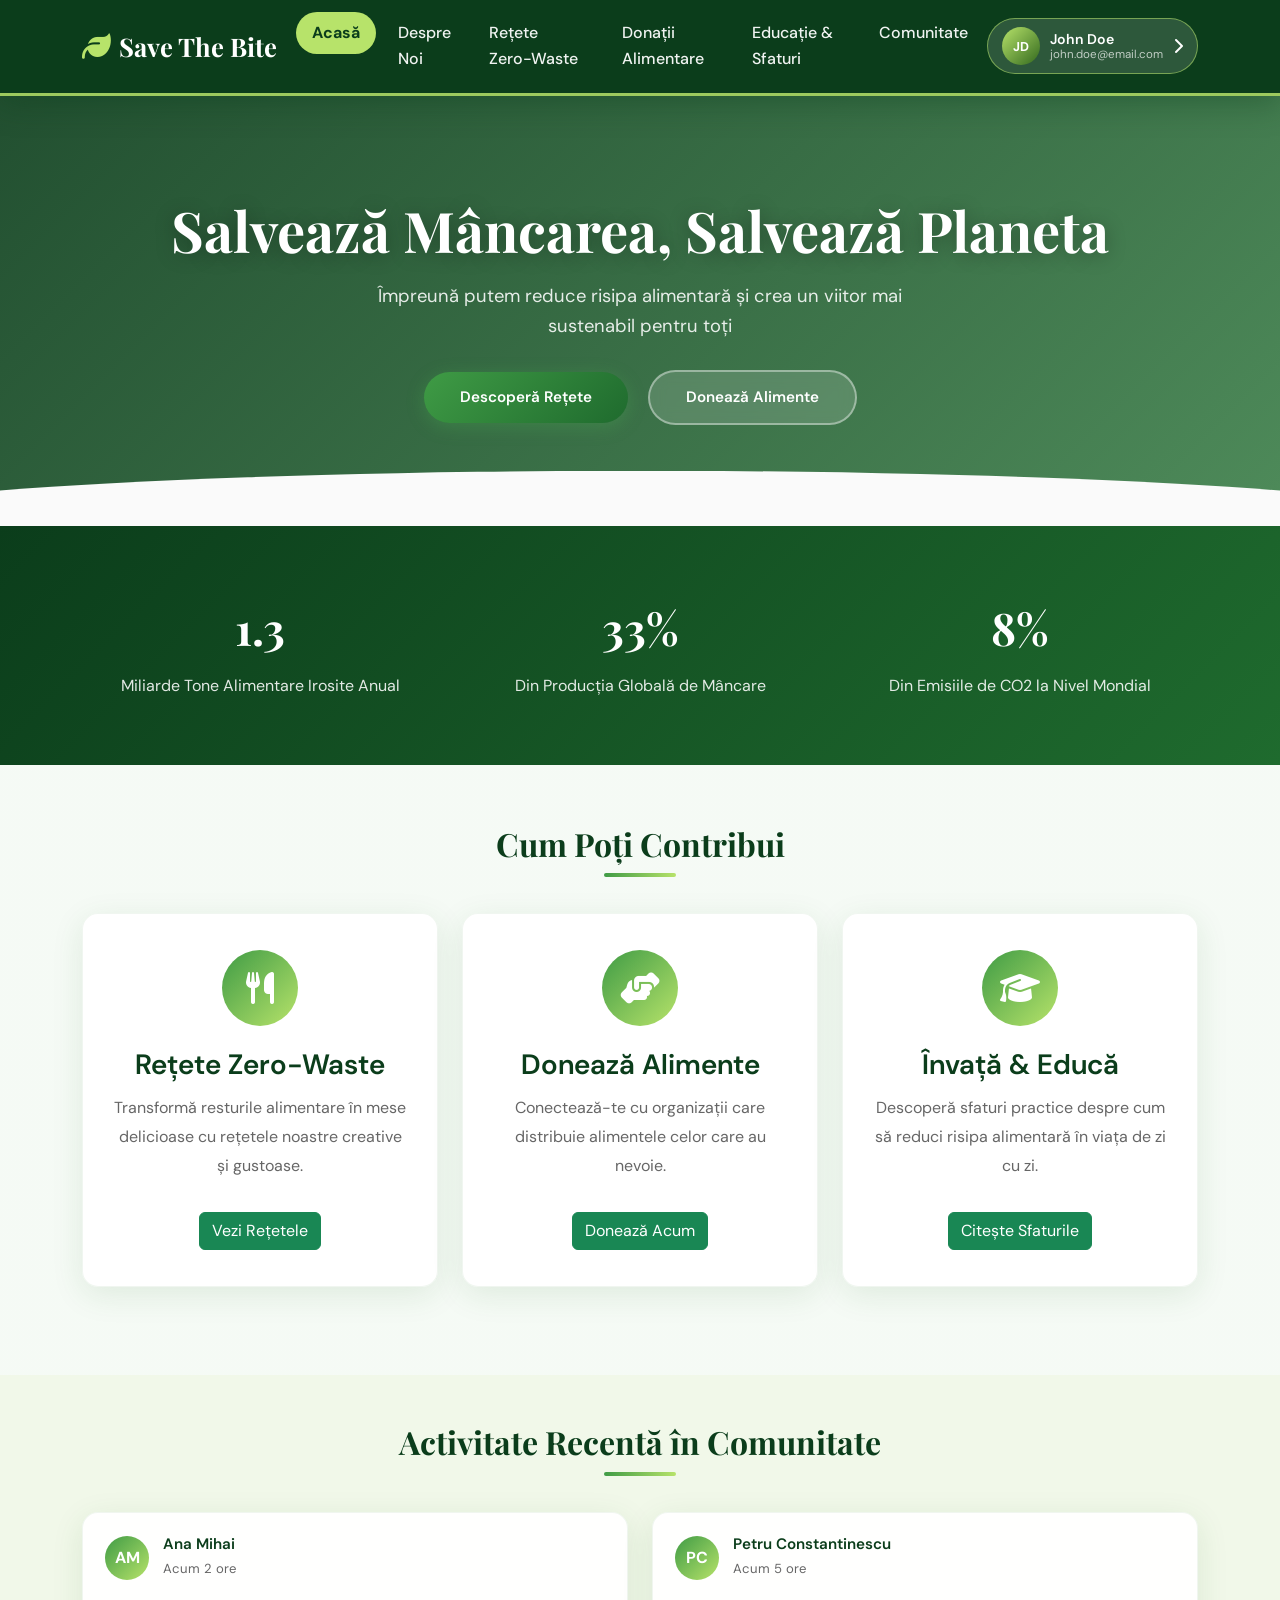
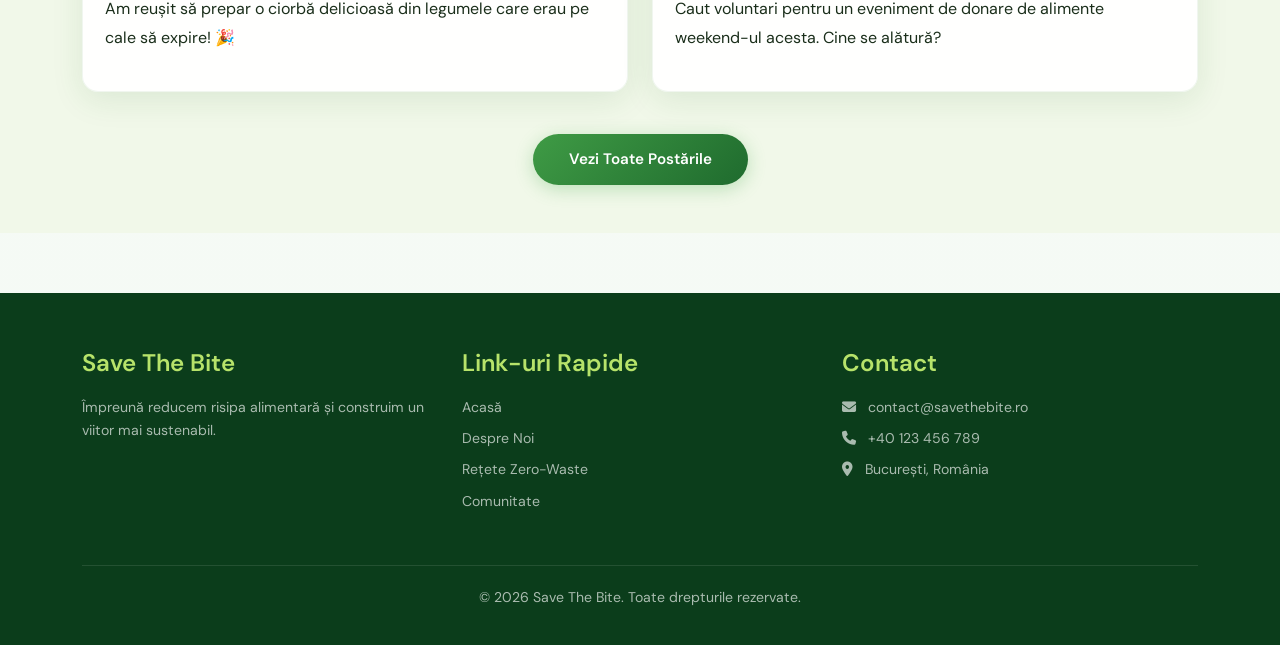
<file: index.html>
<!DOCTYPE html>
<html lang="ro">
<head>
    <meta charset="UTF-8">
    <meta name="viewport" content="width=device-width, initial-scale=1.0">
    <title>Save The Bite - Acasă</title>
    <!-- Bootstrap CSS -->
    <link href="https://cdn.jsdelivr.net/npm/bootstrap@5.3.0/dist/css/bootstrap.min.css" rel="stylesheet">
    <!-- Font Awesome -->
    <link rel="stylesheet" href="https://cdnjs.cloudflare.com/ajax/libs/font-awesome/6.4.0/css/all.min.css">
    <!-- Custom CSS -->
    <link rel="stylesheet" href="style.css">
</head>
<body>
    <!-- Navbar -->
    <nav class="navbar navbar-expand-lg navbar-dark">
        <div class="container">
            <a class="navbar-brand" href="index.html">
                <i class="fas fa-leaf"></i> Save The Bite
            </a>
            <button class="navbar-toggler" type="button" data-bs-toggle="collapse" data-bs-target="#navbarNav">
                <span class="navbar-toggler-icon"></span>
            </button>
            <div class="collapse navbar-collapse" id="navbarNav">
                <ul class="navbar-nav me-auto">
                    <li class="nav-item">
                        <a class="nav-link active" href="index.html">Acasă</a>
                    </li>
                    <li class="nav-item">
                        <a class="nav-link" href="about.html">Despre Noi</a>
                    </li>
                    <li class="nav-item">
                        <a class="nav-link" href="recipes.html">Rețete Zero-Waste</a>
                    </li>
                    <li class="nav-item">
                        <a class="nav-link" href="donate.html">Donații Alimentare</a>
                    </li>
                    <li class="nav-item">
                        <a class="nav-link" href="tips.html">Educație & Sfaturi</a>
                    </li>
                    <li class="nav-item">
                        <a class="nav-link" href="community.html">Comunitate</a>
                    </li>
                </ul>
                <a href="profile.html" class="user-profile-section">
                    <div class="user-avatar">JD</div>
                    <div class="user-info">
                        <span class="user-name">John Doe</span>
                        <span class="user-email">john.doe@email.com</span>
                    </div>
                    <i class="fas fa-chevron-right"></i>
                </a>
            </div>
        </div>
    </nav>

    <!-- Hero Section -->
    <section class="hero-section">
        <div class="hero-content">
            <div class="container">
                <h1>Salvează Mâncarea, Salvează Planeta</h1>
                <p>Împreună putem reduce risipa alimentară și crea un viitor mai sustenabil pentru toți</p>
                <a href="recipes.html" class="btn-primary-custom me-3">Descoperă Rețete</a>
                <a href="donate.html" class="btn-secondary-custom">Donează Alimente</a>
            </div>
        </div>
    </section>

    <!-- Stats Section -->
    <section class="stats-section">
        <div class="container">
            <div class="row">
                <div class="col-md-4">
                    <div class="stat-item">
                        <span class="stat-number">1.3</span>
                        <span class="stat-label">Miliarde Tone Alimentare Irosite Anual</span>
                    </div>
                </div>
                <div class="col-md-4">
                    <div class="stat-item">
                        <span class="stat-number">33%</span>
                        <span class="stat-label">Din Producția Globală de Mâncare</span>
                    </div>
                </div>
                <div class="col-md-4">
                    <div class="stat-item">
                        <span class="stat-number">8%</span>
                        <span class="stat-label">Din Emisiile de CO2 la Nivel Mondial</span>
                    </div>
                </div>
            </div>
        </div>
    </section>

    <!-- Features Section -->
    <section class="main-content">
        <div class="container">
            <h2 class="section-title text-center">Cum Poți Contribui</h2>
            <div class="row">
                <div class="col-md-4">
                    <div class="feature-box">
                        <div class="icon-box">
                            <i class="fas fa-utensils"></i>
                        </div>
                        <h3>Rețete Zero-Waste</h3>
                        <p>Transformă resturile alimentare în mese delicioase cu rețetele noastre creative și gustoase.</p>
                        <a href="recipes.html" class="btn btn-success mt-3">Vezi Rețetele</a>
                    </div>
                </div>
                <div class="col-md-4">
                    <div class="feature-box">
                        <div class="icon-box">
                            <i class="fas fa-hands-helping"></i>
                        </div>
                        <h3>Donează Alimente</h3>
                        <p>Conectează-te cu organizații care distribuie alimentele celor care au nevoie.</p>
                        <a href="donate.html" class="btn btn-success mt-3">Donează Acum</a>
                    </div>
                </div>
                <div class="col-md-4">
                    <div class="feature-box">
                        <div class="icon-box">
                            <i class="fas fa-graduation-cap"></i>
                        </div>
                        <h3>Învață & Educă</h3>
                        <p>Descoperă sfaturi practice despre cum să reduci risipa alimentară în viața de zi cu zi.</p>
                        <a href="tips.html" class="btn btn-success mt-3">Citește Sfaturile</a>
                    </div>
                </div>
            </div>
        </div>
    </section>

    <!-- Recent Activity Section -->
    <section class="bg-cream py-5">
        <div class="container">
            <h2 class="section-title text-center">Activitate Recentă în Comunitate</h2>
            <div class="row">
                <div class="col-md-6">
                    <div class="forum-post">
                        <div class="post-header">
                            <div class="post-avatar">AM</div>
                            <div class="post-info">
                                <h4>Ana Mihai</h4>
                                <span>Acum 2 ore</span>
                            </div>
                        </div>
                        <div class="post-content">
                            <p>Am reușit să prepar o ciorbă delicioasă din legumele care erau pe cale să expire! 🎉</p>
                        </div>
                    </div>
                </div>
                <div class="col-md-6">
                    <div class="forum-post">
                        <div class="post-header">
                            <div class="post-avatar">PC</div>
                            <div class="post-info">
                                <h4>Petru Constantinescu</h4>
                                <span>Acum 5 ore</span>
                            </div>
                        </div>
                        <div class="post-content">
                            <p>Caut voluntari pentru un eveniment de donare de alimente weekend-ul acesta. Cine se alătură?</p>
                        </div>
                    </div>
                </div>
            </div>
            <div class="text-center mt-4">
                <a href="community.html" class="btn-primary-custom">Vezi Toate Postările</a>
            </div>
        </div>
    </section>

    <!-- Footer -->
    <footer class="footer-section">
        <div class="container">
            <div class="row">
                <div class="col-md-4">
                    <h4>Save The Bite</h4>
                    <p>Împreună reducem risipa alimentară și construim un viitor mai sustenabil.</p>
                </div>
                <div class="col-md-4">
                    <h4>Link-uri Rapide</h4>
                    <ul>
                        <li><a href="index.html">Acasă</a></li>
                        <li><a href="about.html">Despre Noi</a></li>
                        <li><a href="recipes.html">Rețete Zero-Waste</a></li>
                        <li><a href="community.html">Comunitate</a></li>
                    </ul>
                </div>
                <div class="col-md-4">
                    <h4>Contact</h4>
                    <ul>
                        <li><i class="fas fa-envelope me-2"></i> contact@savethebite.ro</li>
                        <li><i class="fas fa-phone me-2"></i> +40 123 456 789</li>
                        <li><i class="fas fa-map-marker-alt me-2"></i> București, România</li>
                    </ul>
                </div>
            </div>
            <div class="footer-bottom">
                <p>&copy; 2026 Save The Bite. Toate drepturile rezervate.</p>
            </div>
        </div>
    </footer>

    <!-- Bootstrap JS -->
    <script src="https://cdn.jsdelivr.net/npm/bootstrap@5.3.0/dist/js/bootstrap.bundle.min.js"></script>
    <script src="app.js"></script>
</body>
</html>
</file>
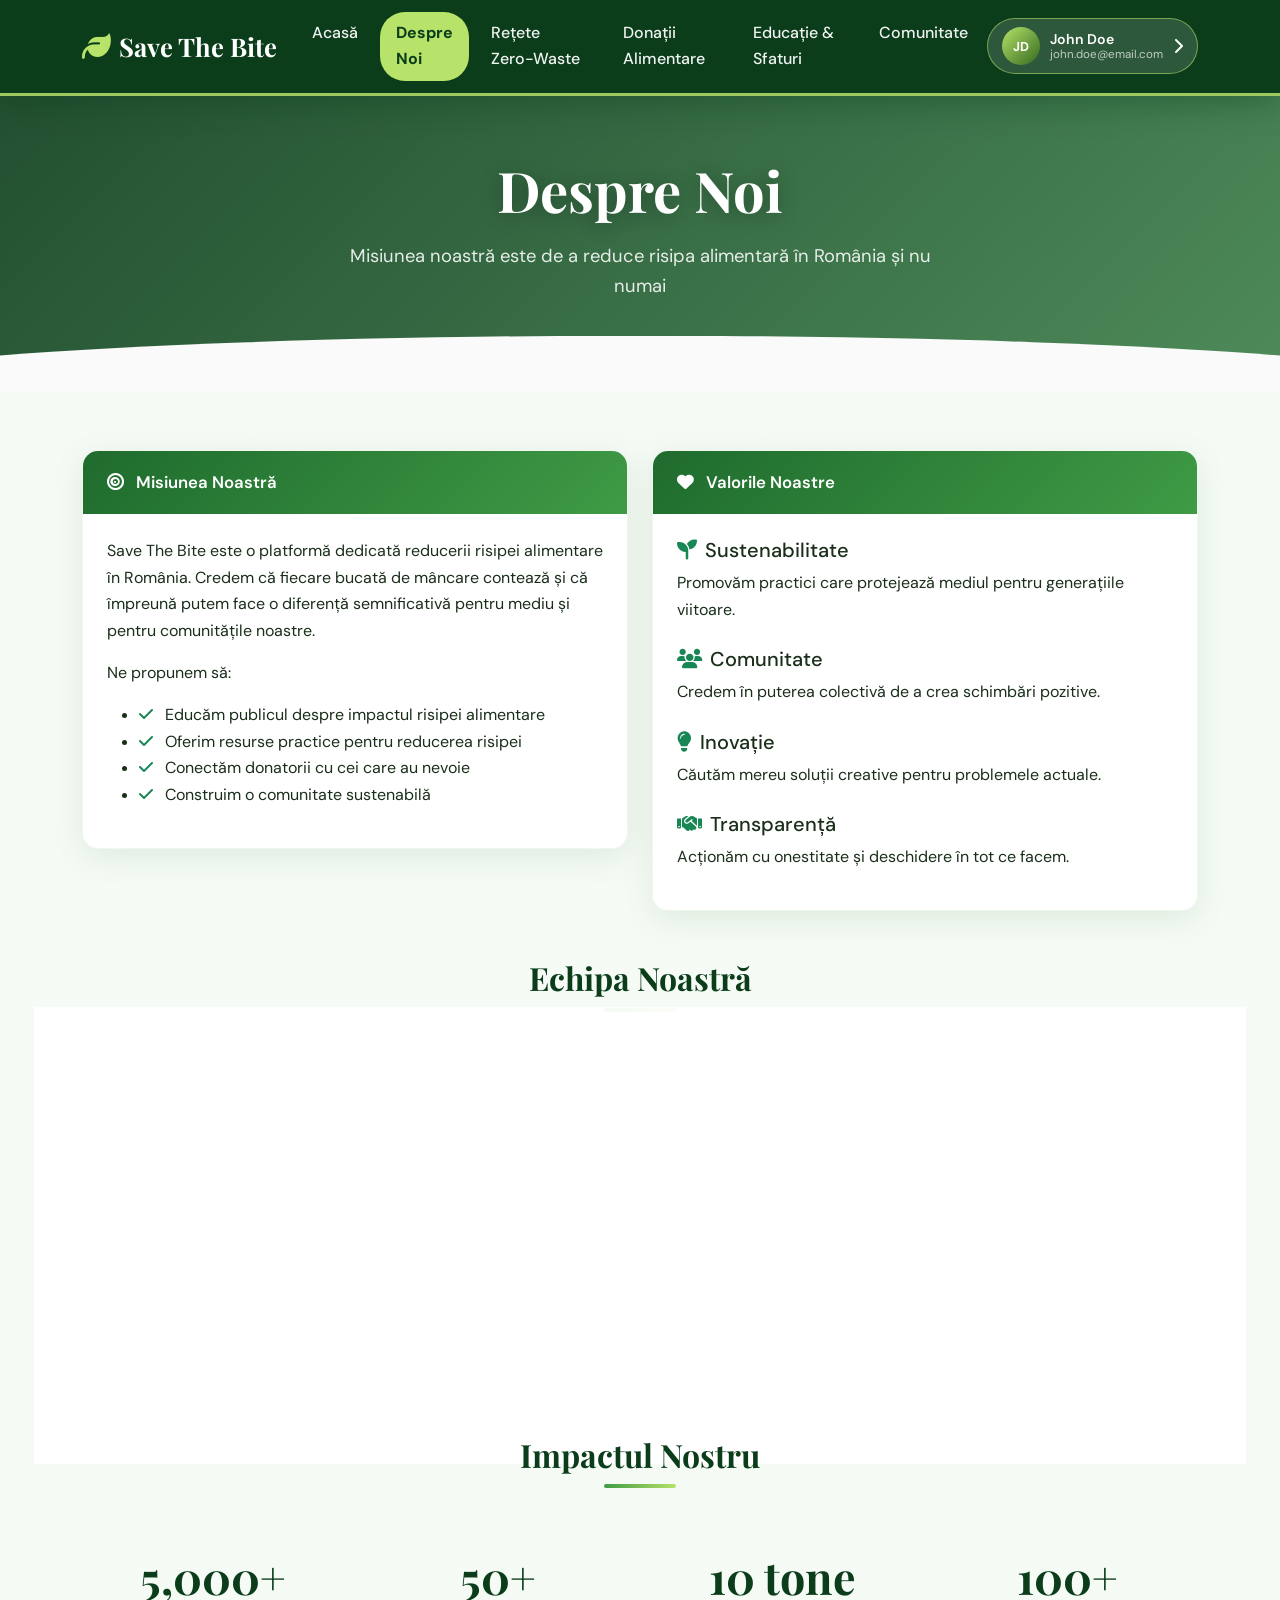
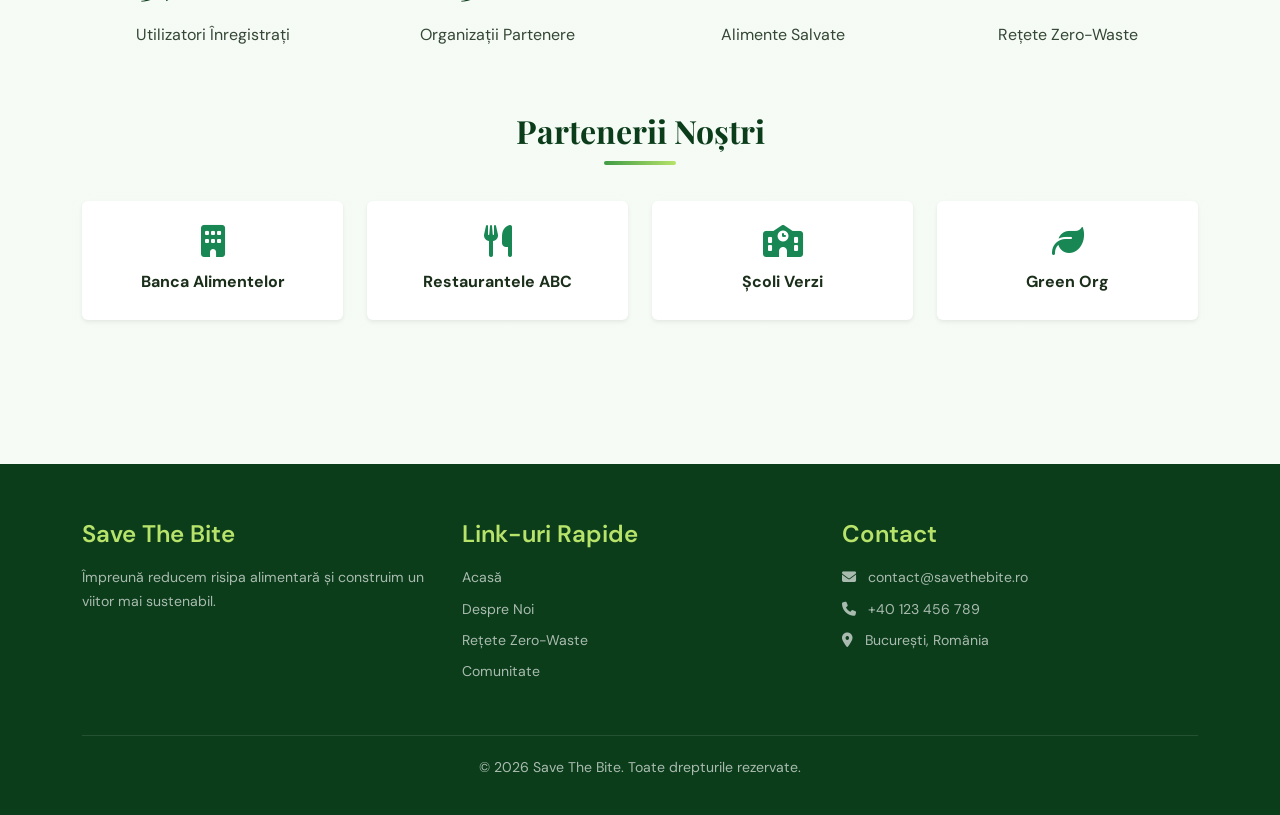
<file: about.html>
<!DOCTYPE html>
<html lang="ro">
  <head>
    <meta charset="UTF-8">
    <meta name="viewport" content="width=device-width, initial-scale=1.0">
    <title>Save The Bite - Despre Noi</title>
    <!-- Bootstrap CSS -->
    <link href="https://cdn.jsdelivr.net/npm/bootstrap@5.3.0/dist/css/bootstrap.min.css" rel="stylesheet">
    <!-- Font Awesome -->
    <link rel="stylesheet" href="https://cdnjs.cloudflare.com/ajax/libs/font-awesome/6.4.0/css/all.min.css">
    <!-- Custom CSS -->
    <link rel="stylesheet" href="style.css">
  </head>
  <body>
    <!-- Navbar -->
    <nav class="navbar navbar-expand-lg navbar-dark">
      <div class="container">
        <a class="navbar-brand" href="index.html">
          <i class="fas fa-leaf"></i> Save The Bite </a>
        <button class="navbar-toggler" type="button" data-bs-toggle="collapse" data-bs-target="#navbarNav">
          <span class="navbar-toggler-icon"></span>
        </button>
        <div class="collapse navbar-collapse" id="navbarNav">
          <ul class="navbar-nav me-auto">
            <li class="nav-item">
              <a class="nav-link" href="index.html">Acasă</a>
            </li>
            <li class="nav-item">
              <a class="nav-link active" href="about.html">Despre Noi</a>
            </li>
            <li class="nav-item">
              <a class="nav-link" href="recipes.html">Rețete Zero-Waste</a>
            </li>
            <li class="nav-item">
              <a class="nav-link" href="donate.html">Donații Alimentare</a>
            </li>
            <li class="nav-item">
              <a class="nav-link" href="tips.html">Educație & Sfaturi</a>
            </li>
            <li class="nav-item">
              <a class="nav-link" href="community.html">Comunitate</a>
            </li>
          </ul>
          <a href="profile.html" class="user-profile-section">
            <div class="user-avatar">JD</div>
            <div class="user-info">
              <span class="user-name">John Doe</span>
              <span class="user-email">john.doe@email.com</span>
            </div>
            <i class="fas fa-chevron-right"></i>
          </a>
        </div>
      </div>
    </nav>
    <!-- Page Header -->
    <section class="hero-section" style="padding: 60px 0;">
      <div class="hero-content">
        <div class="container">
          <h1>Despre Noi</h1>
          <p>Misiunea noastră este de a reduce risipa alimentară în România și nu numai</p>
        </div>
      </div>
    </section>
    <!-- Main Content -->
    <section class="main-content">
      <div class="container">
        <!-- Mission Section -->
        <div class="row mb-5">
          <div class="col-lg-6">
            <div class="card-custom">
              <div class="card-header">
                <i class="fas fa-bullseye me-2"></i> Misiunea Noastră
              </div>
              <div class="card-body">
                <p>Save The Bite este o platformă dedicată reducerii risipei alimentare în România. Credem că fiecare bucată de mâncare contează și că împreună putem face o diferență semnificativă pentru mediu și pentru comunitățile noastre.</p>
                <p>Ne propunem să:</p>
                <ul class="mt-3">
                  <li>
                    <i class="fas fa-check text-success me-2"></i> Educăm publicul despre impactul risipei alimentare
                  </li>
                  <li>
                    <i class="fas fa-check text-success me-2"></i> Oferim resurse practice pentru reducerea risipei
                  </li>
                  <li>
                    <i class="fas fa-check text-success me-2"></i> Conectăm donatorii cu cei care au nevoie
                  </li>
                  <li>
                    <i class="fas fa-check text-success me-2"></i> Construim o comunitate sustenabilă
                  </li>
                </ul>
              </div>
            </div>
          </div>
          <div class="col-lg-6">
            <div class="card-custom">
              <div class="card-header">
                <i class="fas fa-heart me-2"></i> Valorile Noastre
              </div>
              <div class="card-body">
                <div class="mb-4">
                  <h5>
                    <i class="fas fa-seedling text-success me-2"></i>Sustenabilitate
                  </h5>
                  <p>Promovăm practici care protejează mediul pentru generațiile viitoare.</p>
                </div>
                <div class="mb-4">
                  <h5>
                    <i class="fas fa-users text-success me-2"></i>Comunitate
                  </h5>
                  <p>Credem în puterea colectivă de a crea schimbări pozitive.</p>
                </div>
                <div class="mb-4">
                  <h5>
                    <i class="fas fa-lightbulb text-success me-2"></i>Inovație
                  </h5>
                  <p>Căutăm mereu soluții creative pentru problemele actuale.</p>
                </div>
                <div>
                  <h5>
                    <i class="fas fa-handshake text-success me-2"></i>Transparență
                  </h5>
                  <p>Acționăm cu onestitate și deschidere în tot ce facem.</p>
                </div>
              </div>
            </div>
          </div>
        </div>
        <!-- Team Section -->
        <h2 class="section-title text-center">Echipa Noastră</h2>
        <div class="row">
          <div class="col-md-4">
            <div class="feature-box">
              <div class="icon-box" style="width: 100px; height: 100px;">
                <i class="fas fa-user"></i>
              </div>
              <h3>Maria Popescu</h3>
              <p class="text-success fw-bold">Fondator & CEO</p>
              <p>Pasionată de sustenabilitate cu peste 10 ani de experiență în sectorul non-profit.</p>
            </div>
          </div>
          <div class="col-md-4">
            <div class="feature-box">
              <div class="icon-box" style="width: 100px; height: 100px;">
                <i class="fas fa-user"></i>
              </div>
              <h3>Alex Ionescu</h3>
              <p class="text-success fw-bold">Director Tehnic</p>
              <p>Specialist IT cu focus pe soluții digitale pentru problemele sociale.</p>
            </div>
          </div>
          <div class="col-md-4">
            <div class="feature-box">
              <div class="icon-box" style="width: 100px; height: 100px;">
                <i class="fas fa-user"></i>
              </div>
              <h3>Elena Dumitrescu</h3>
              <p class="text-success fw-bold">Coordonator Comunitate</p>
              <p>Expertă în educație nutrițională și dezvoltare comunitară.</p>
            </div>
          </div>
        </div>
        <!-- Impact Section -->
        <h2 class="section-title text-center">Impactul Nostru</h2>
        <div class="row text-center">
          <div class="col-md-3">
            <div class="stat-item">
              <span class="stat-number" style="color: var(--dark-green);">5,000+</span>
              <span class="stat-label">Utilizatori Înregistrați</span>
            </div>
          </div>
          <div class="col-md-3">
            <div class="stat-item">
              <span class="stat-number" style="color: var(--dark-green);">50+</span>
              <span class="stat-label">Organizații Partenere</span>
            </div>
          </div>
          <div class="col-md-3">
            <div class="stat-item">
              <span class="stat-number" style="color: var(--dark-green);">10 tone</span>
              <span class="stat-label">Alimente Salvate</span>
            </div>
          </div>
          <div class="col-md-3">
            <div class="stat-item">
              <span class="stat-number" style="color: var(--dark-green);">100+</span>
              <span class="stat-label">Rețete Zero-Waste</span>
            </div>
          </div>
        </div>
        <!-- Partners Section -->
        <h2 class="section-title text-center mt-5">Partenerii Noștri</h2>
        <div class="row text-center">
          <div class="col-md-3 col-6 mb-4">
            <div class="p-4 bg-white rounded shadow-sm">
              <i class="fas fa-building fa-2x text-success"></i>
              <p class="mt-2 mb-0 fw-bold">Banca Alimentelor</p>
            </div>
          </div>
          <div class="col-md-3 col-6 mb-4">
            <div class="p-4 bg-white rounded shadow-sm">
              <i class="fas fa-utensils fa-2x text-success"></i>
              <p class="mt-2 mb-0 fw-bold">Restaurantele ABC</p>
            </div>
          </div>
          <div class="col-md-3 col-6 mb-4">
            <div class="p-4 bg-white rounded shadow-sm">
              <i class="fas fa-school fa-2x text-success"></i>
              <p class="mt-2 mb-0 fw-bold">Școli Verzi</p>
            </div>
          </div>
          <div class="col-md-3 col-6 mb-4">
            <div class="p-4 bg-white rounded shadow-sm">
              <i class="fas fa-leaf fa-2x text-success"></i>
              <p class="mt-2 mb-0 fw-bold">Green Org</p>
            </div>
          </div>
        </div>
      </div>
    </section>
    <!-- Footer -->
    <footer class="footer-section">
      <div class="container">
        <div class="row">
          <div class="col-md-4">
            <h4>Save The Bite</h4>
            <p>Împreună reducem risipa alimentară și construim un viitor mai sustenabil.</p>
          </div>
          <div class="col-md-4">
            <h4>Link-uri Rapide</h4>
            <ul>
              <li>
                <a href="index.html">Acasă</a>
              </li>
              <li>
                <a href="about.html">Despre Noi</a>
              </li>
              <li>
                <a href="recipes.html">Rețete Zero-Waste</a>
              </li>
              <li>
                <a href="community.html">Comunitate</a>
              </li>
            </ul>
          </div>
          <div class="col-md-4">
            <h4>Contact</h4>
            <ul>
              <li>
                <i class="fas fa-envelope me-2"></i> contact@savethebite.ro
              </li>
              <li>
                <i class="fas fa-phone me-2"></i> +40 123 456 789
              </li>
              <li>
                <i class="fas fa-map-marker-alt me-2"></i> București, România
              </li>
            </ul>
          </div>
        </div>
        <div class="footer-bottom">
          <p>&copy; 2026 Save The Bite. Toate drepturile rezervate.</p>
        </div>
      </div>
    </footer>
    <!-- Bootstrap JS -->
    <script src="https://cdn.jsdelivr.net/npm/bootstrap@5.3.0/dist/js/bootstrap.bundle.min.js"></script>
    <script src="app.js"></script>
</html>
</file>
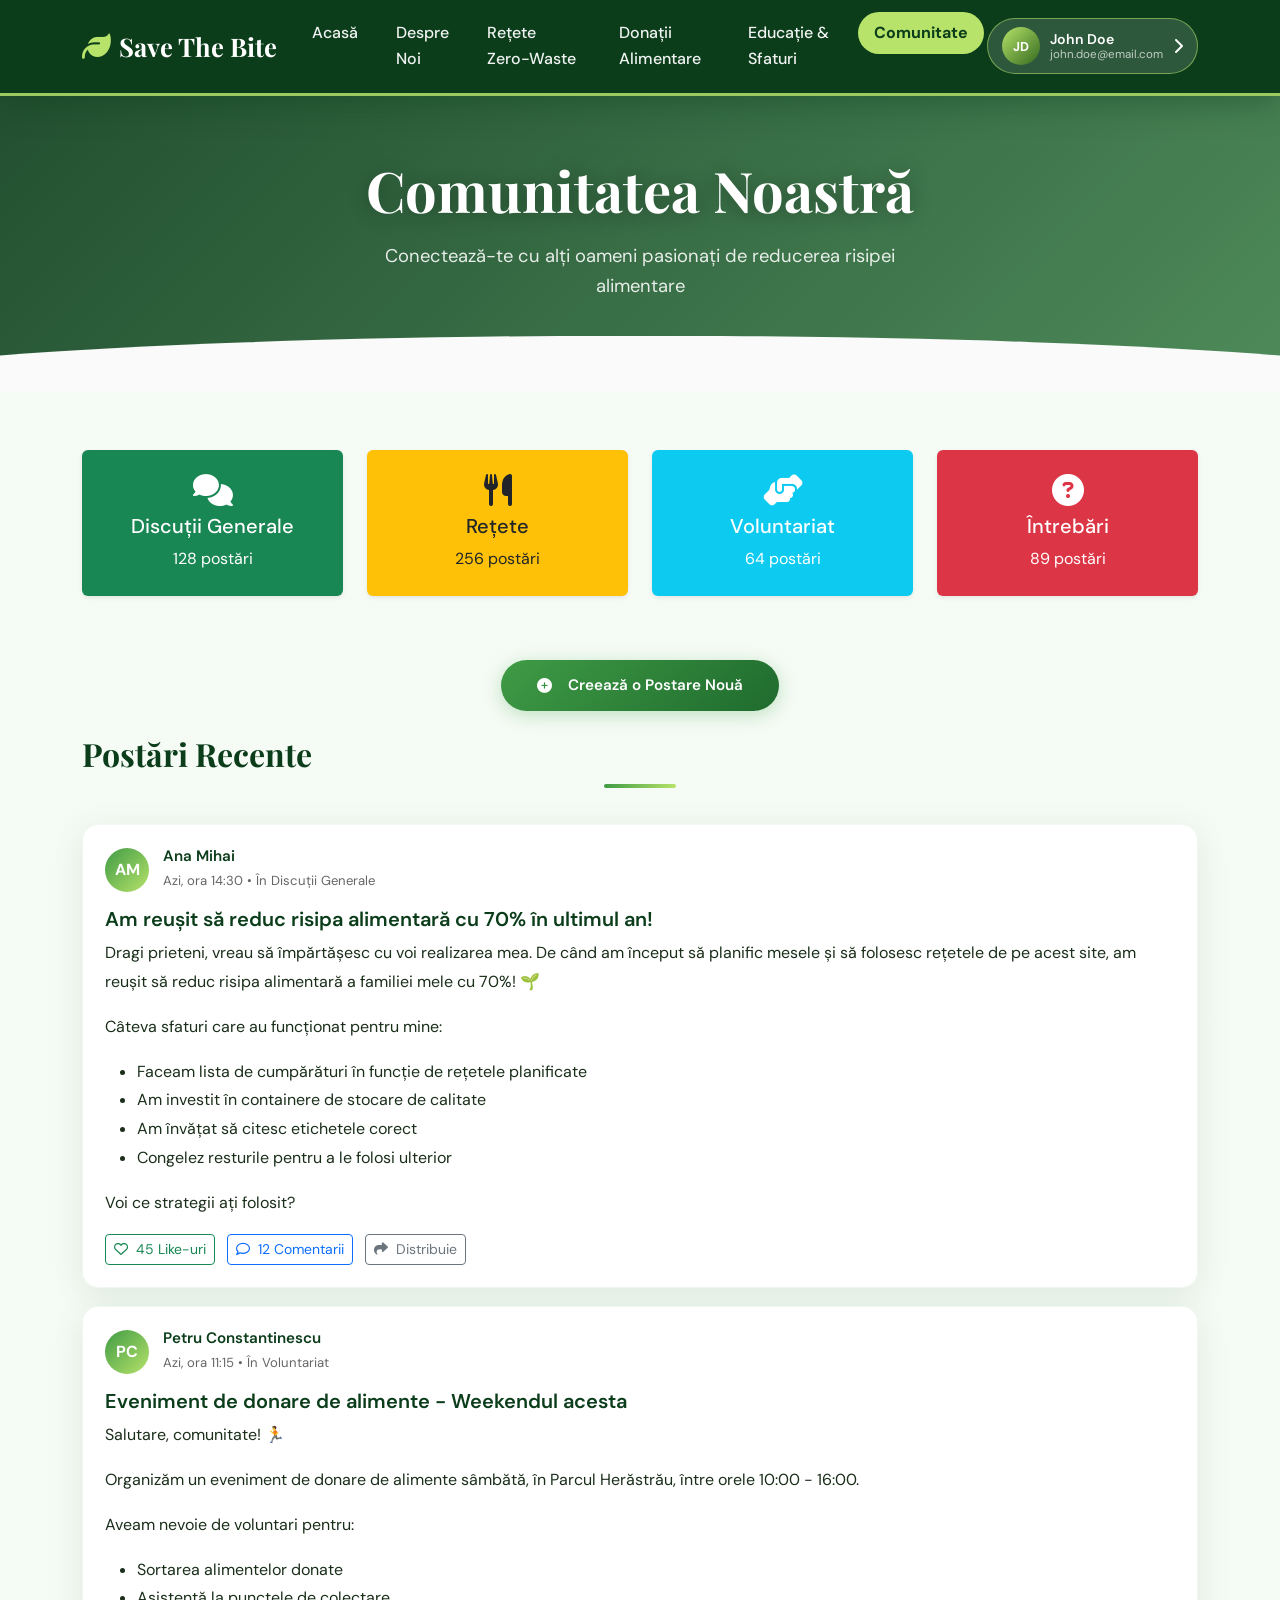
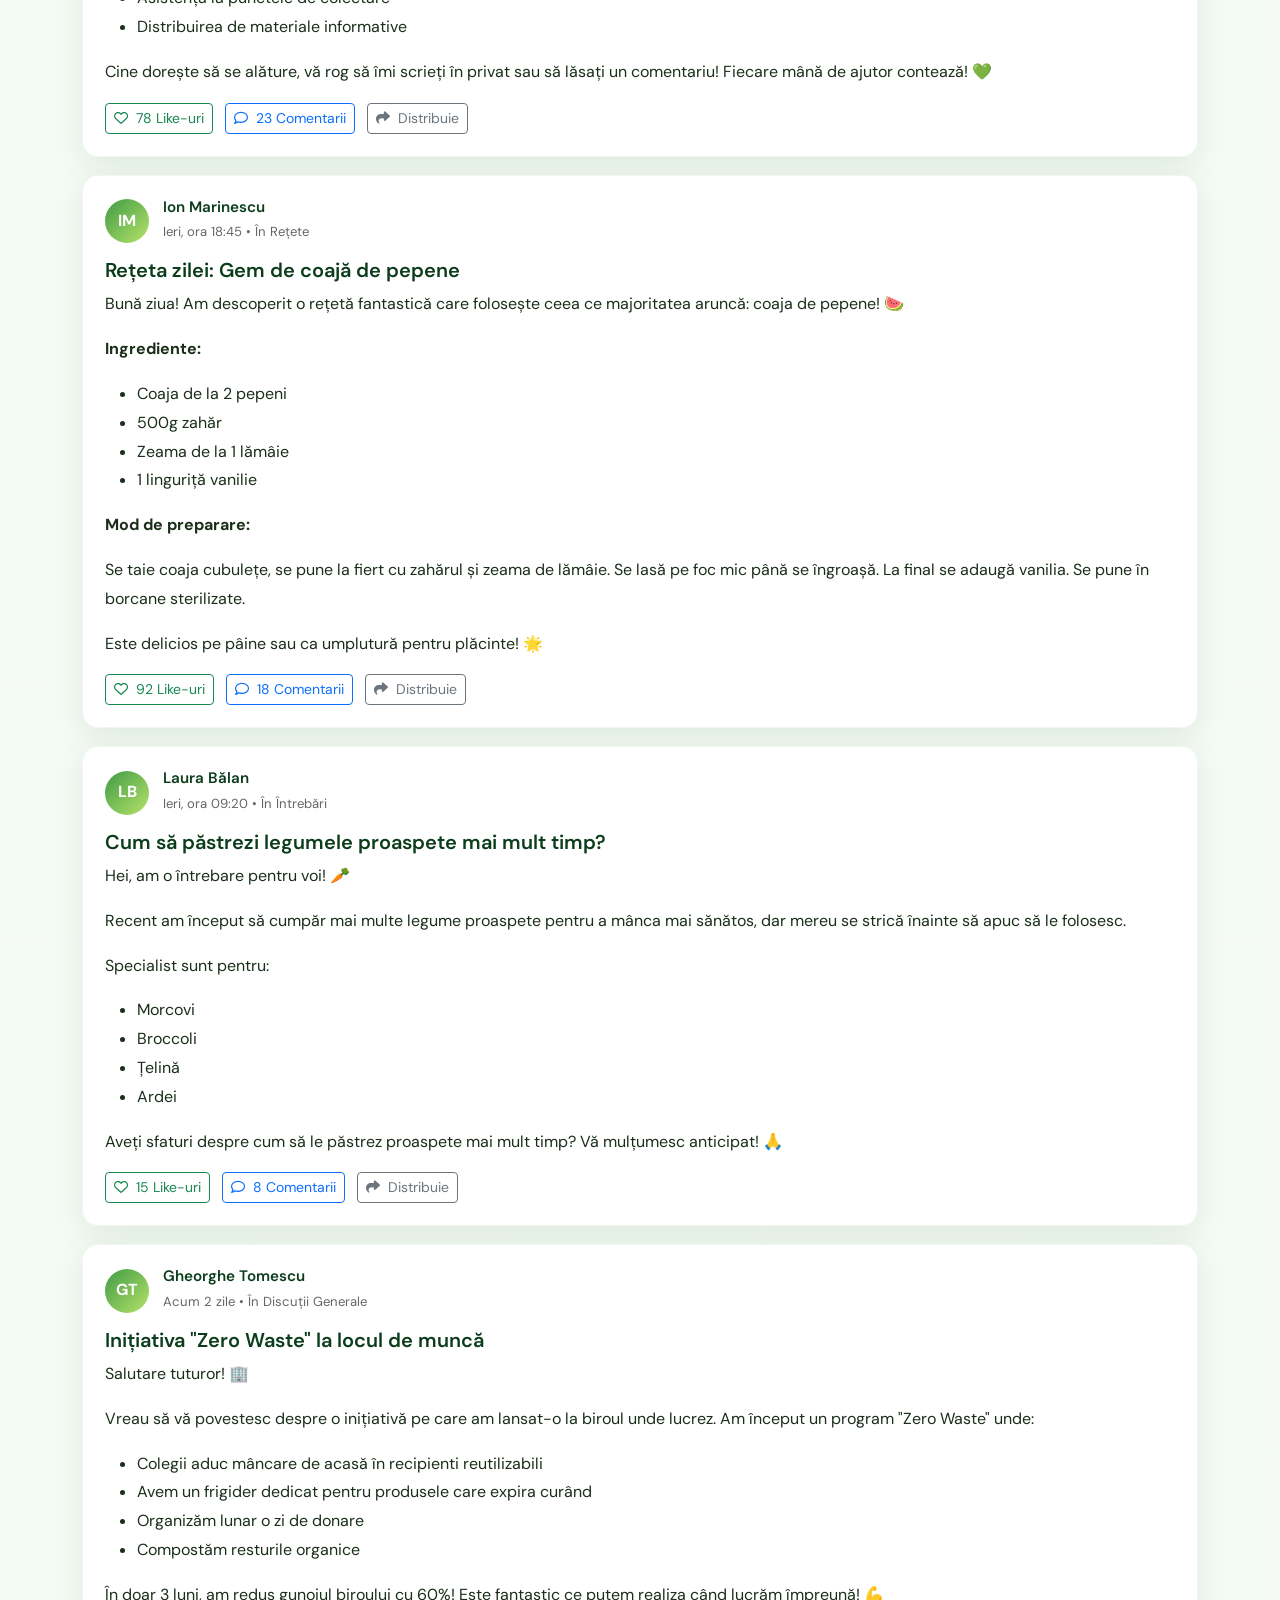
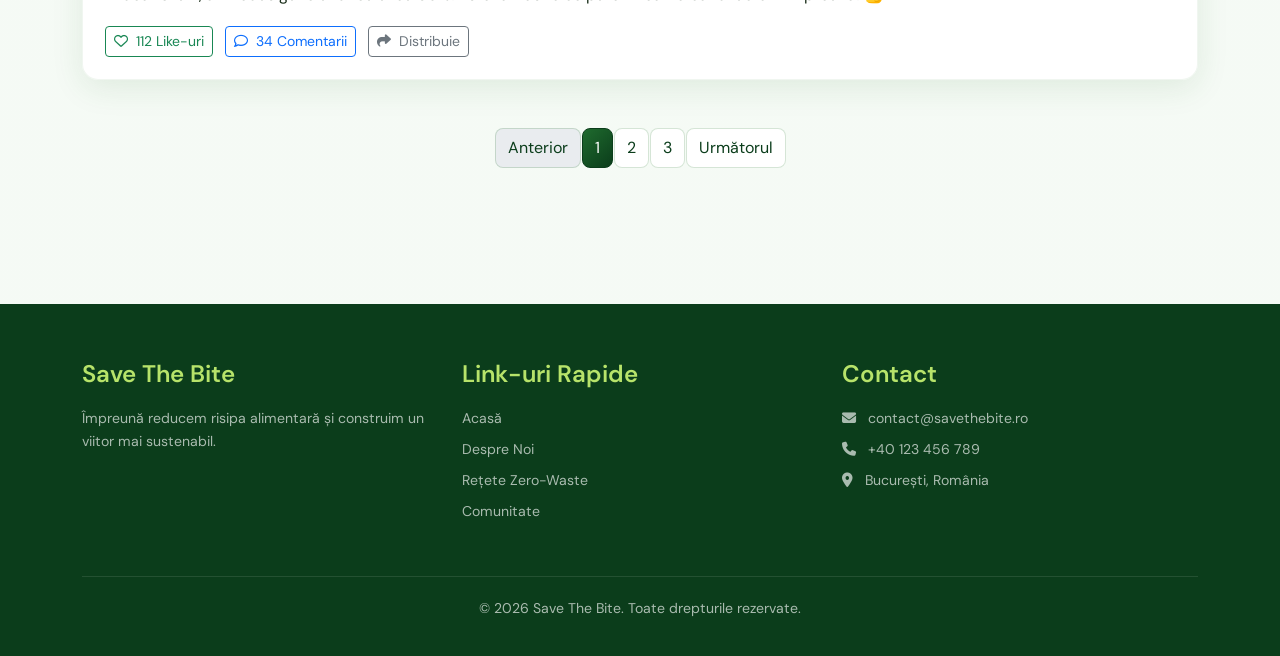
<file: community.html>
<!DOCTYPE html>
<html lang="ro">
  <head>
    <meta charset="UTF-8">
    <meta name="viewport" content="width=device-width, initial-scale=1.0">
    <title>Save The Bite - Comunitate</title>
    <!-- Bootstrap CSS -->
    <link href="https://cdn.jsdelivr.net/npm/bootstrap@5.3.0/dist/css/bootstrap.min.css" rel="stylesheet">
    <!-- Font Awesome -->
    <link rel="stylesheet" href="https://cdnjs.cloudflare.com/ajax/libs/font-awesome/6.4.0/css/all.min.css">
    <!-- Custom CSS -->
    <link rel="stylesheet" href="style.css">
  </head>
  <body>
    <!-- Navbar -->
    <nav class="navbar navbar-expand-lg navbar-dark">
      <div class="container">
        <a class="navbar-brand" href="index.html">
          <i class="fas fa-leaf"></i> Save The Bite </a>
        <button class="navbar-toggler" type="button" data-bs-toggle="collapse" data-bs-target="#navbarNav">
          <span class="navbar-toggler-icon"></span>
        </button>
        <div class="collapse navbar-collapse" id="navbarNav">
          <ul class="navbar-nav me-auto">
            <li class="nav-item">
              <a class="nav-link" href="index.html">Acasă</a>
            </li>
            <li class="nav-item">
              <a class="nav-link" href="about.html">Despre Noi</a>
            </li>
            <li class="nav-item">
              <a class="nav-link" href="recipes.html">Rețete Zero-Waste</a>
            </li>
            <li class="nav-item">
              <a class="nav-link" href="donate.html">Donații Alimentare</a>
            </li>
            <li class="nav-item">
              <a class="nav-link" href="tips.html">Educație & Sfaturi</a>
            </li>
            <li class="nav-item">
              <a class="nav-link active" href="community.html">Comunitate</a>
            </li>
          </ul>
          <a href="profile.html" class="user-profile-section">
            <div class="user-avatar">JD</div>
            <div class="user-info">
              <span class="user-name">John Doe</span>
              <span class="user-email">john.doe@email.com</span>
            </div>
            <i class="fas fa-chevron-right"></i>
          </a>
        </div>
      </div>
    </nav>
    <!-- Page Header -->
    <section class="hero-section" style="padding: 60px 0;">
      <div class="hero-content">
        <div class="container">
          <h1>Comunitatea Noastră</h1>
          <p>Conectează-te cu alți oameni pasionați de reducerea risipei alimentare</p>
        </div>
      </div>
    </section>
    <!-- Main Content -->
    <section class="main-content">
      <div class="container">
        <!-- Forum Categories -->
        <div class="row mb-5">
          <div class="col-md-3 col-6 mb-3">
            <div class="text-center p-4 bg-success rounded shadow-sm text-white">
              <i class="fas fa-comments fa-2x mb-2"></i>
              <h5>Discuții Generale</h5>
              <p class="mb-0">128 postări</p>
            </div>
          </div>
          <div class="col-md-3 col-6 mb-3">
            <div class="text-center p-4 bg-warning rounded shadow-sm text-dark">
              <i class="fas fa-utensils fa-2x mb-2"></i>
              <h5>Rețete</h5>
              <p class="mb-0">256 postări</p>
            </div>
          </div>
          <div class="col-md-3 col-6 mb-3">
            <div class="text-center p-4 bg-info rounded shadow-sm text-white">
              <i class="fas fa-hands-helping fa-2x mb-2"></i>
              <h5>Voluntariat</h5>
              <p class="mb-0">64 postări</p>
            </div>
          </div>
          <div class="col-md-3 col-6 mb-3">
            <div class="text-center p-4 bg-danger rounded shadow-sm text-white">
              <i class="fas fa-question-circle fa-2x mb-2"></i>
              <h5>Întrebări</h5>
              <p class="mb-0">89 postări</p>
            </div>
          </div>
        </div>
        <!-- Create Post Button -->
        <div class="text-center mb-4">
          <button class="btn-primary-custom" data-bs-toggle="modal" data-bs-target="#createPostModal">
            <i class="fas fa-plus-circle me-2"></i> Creează o Postare Nouă </button>
        </div>
        <!-- Forum Posts -->
        <h2 class="section-title">Postări Recente</h2>
        <!-- Post 1 -->
        <div class="forum-post">
          <div class="post-header">
            <div class="post-avatar">AM</div>
            <div class="post-info">
              <h4>Ana Mihai</h4>
              <span>Azi, ora 14:30 • În Discuții Generale</span>
            </div>
            <div class="dropdown float-end">
              <button class="btn btn-link text-dark p-0 text-decoration-none" type="button" data-bs-toggle="dropdown" aria-expanded="false">
                <i class="fas fa-ellipsis-v"></i>
              </button>
              <ul class="dropdown-menu dropdown-menu-end">
                <li>
                  <a class="dropdown-item" href="#" onclick="editItem(this)">
                    <i class="fas fa-edit me-2"></i> Modifică </a>
                </li>
                <li>
                  <hr class="dropdown-divider">
                </li>
                <li>
                  <a class="dropdown-item text-danger" href="#" onclick="deleteItem(this)">
                    <i class="fas fa-trash me-2"></i> Șterge </a>
                </li>
              </ul>
            </div>
          </div>
          <div class="post-content">
            <h5>Am reușit să reduc risipa alimentară cu 70% în ultimul an!</h5>
            <p>Dragi prieteni, vreau să împărtășesc cu voi realizarea mea. De când am început să planific mesele și să folosesc rețetele de pe acest site, am reușit să reduc risipa alimentară a familiei mele cu 70%! 🌱</p>
            <p>Câteva sfaturi care au funcționat pentru mine:</p>
            <ul>
              <li>Faceam lista de cumpărături în funcție de rețetele planificate</li>
              <li>Am investit în containere de stocare de calitate</li>
              <li>Am învățat să citesc etichetele corect</li>
              <li>Congelez resturile pentru a le folosi ulterior</li>
            </ul>
            <p>Voi ce strategii ați folosit?</p>
          </div>
          <div class="mt-3">
            <button class="btn btn-outline-success btn-sm me-2">
              <i class="far fa-heart me-1"></i> 45 Like-uri </button>
            <button class="btn btn-outline-primary btn-sm me-2">
              <i class="far fa-comment me-1"></i> 12 Comentarii </button>
            <button class="btn btn-outline-secondary btn-sm">
              <i class="fas fa-share me-1"></i> Distribuie </button>
          </div>
        </div>
        <!-- Post 2 -->
        <div class="forum-post">
          <div class="post-header">
            <div class="post-avatar">PC</div>
            <div class="post-info">
              <h4>Petru Constantinescu</h4>
              <span>Azi, ora 11:15 • În Voluntariat</span>
            </div>
            <div class="dropdown float-end">
              <button class="btn btn-link text-dark p-0 text-decoration-none" type="button" data-bs-toggle="dropdown" aria-expanded="false">
                <i class="fas fa-ellipsis-v"></i>
              </button>
              <ul class="dropdown-menu dropdown-menu-end">
                <li>
                  <a class="dropdown-item" href="#" onclick="editItem(this)">
                    <i class="fas fa-edit me-2"></i> Modifică </a>
                </li>
                <li>
                  <hr class="dropdown-divider">
                </li>
                <li>
                  <a class="dropdown-item text-danger" href="#" onclick="deleteItem(this)">
                    <i class="fas fa-trash me-2"></i> Șterge </a>
                </li>
              </ul>
            </div>
          </div>
          <div class="post-content">
            <h5>Eveniment de donare de alimente - Weekendul acesta</h5>
            <p>Salutare, comunitate! 🏃</p>
            <p>Organizăm un eveniment de donare de alimente sâmbătă, în Parcul Herăstrău, între orele 10:00 - 16:00.</p>
            <p>Aveam nevoie de voluntari pentru:</p>
            <ul>
              <li>Sortarea alimentelor donate</li>
              <li>Asistență la punctele de colectare</li>
              <li>Distribuirea de materiale informative</li>
            </ul>
            <p>Cine dorește să se alăture, vă rog să îmi scrieți în privat sau să lăsați un comentariu! Fiecare mână de ajutor contează! 💚</p>
          </div>
          <div class="mt-3">
            <button class="btn btn-outline-success btn-sm me-2">
              <i class="far fa-heart me-1"></i> 78 Like-uri </button>
            <button class="btn btn-outline-primary btn-sm me-2">
              <i class="far fa-comment me-1"></i> 23 Comentarii </button>
            <button class="btn btn-outline-secondary btn-sm">
              <i class="fas fa-share me-1"></i> Distribuie </button>
          </div>
        </div>
        <!-- Post 3 -->
        <div class="forum-post">
          <div class="post-header">
            <div class="post-avatar">IM</div>
            <div class="post-info">
              <h4>Ion Marinescu</h4>
              <span>Ieri, ora 18:45 • În Rețete</span>
            </div>
            <div class="dropdown float-end">
              <button class="btn btn-link text-dark p-0 text-decoration-none" type="button" data-bs-toggle="dropdown" aria-expanded="false">
                <i class="fas fa-ellipsis-v"></i>
              </button>
              <ul class="dropdown-menu dropdown-menu-end">
                <li>
                  <a class="dropdown-item" href="#" onclick="editItem(this)">
                    <i class="fas fa-edit me-2"></i> Modifică </a>
                </li>
                <li>
                  <hr class="dropdown-divider">
                </li>
                <li>
                  <a class="dropdown-item text-danger" href="#" onclick="deleteItem(this)">
                    <i class="fas fa-trash me-2"></i> Șterge </a>
                </li>
              </ul>
            </div>
          </div>
          <div class="post-content">
            <h5>Rețeta zilei: Gem de coajă de pepene</h5>
            <p>Bună ziua! Am descoperit o rețetă fantastică care folosește ceea ce majoritatea aruncă: coaja de pepene! 🍉</p>
            <p>
              <strong>Ingrediente:</strong>
            </p>
            <ul>
              <li>Coaja de la 2 pepeni</li>
              <li>500g zahăr</li>
              <li>Zeama de la 1 lămâie</li>
              <li>1 linguriță vanilie</li>
            </ul>
            <p>
              <strong>Mod de preparare:</strong>
            </p>
            <p>Se taie coaja cubulețe, se pune la fiert cu zahărul și zeama de lămâie. Se lasă pe foc mic până se îngroașă. La final se adaugă vanilia. Se pune în borcane sterilizate.</p>
            <p>Este delicios pe pâine sau ca umplutură pentru plăcinte! 🌟</p>
          </div>
          <div class="mt-3">
            <button class="btn btn-outline-success btn-sm me-2">
              <i class="far fa-heart me-1"></i> 92 Like-uri </button>
            <button class="btn btn-outline-primary btn-sm me-2">
              <i class="far fa-comment me-1"></i> 18 Comentarii </button>
            <button class="btn btn-outline-secondary btn-sm">
              <i class="fas fa-share me-1"></i> Distribuie </button>
          </div>
        </div>
        <!-- Post 4 -->
        <div class="forum-post">
          <div class="post-header">
            <div class="post-avatar">LB</div>
            <div class="post-info">
              <h4>Laura Bălan</h4>
              <span>Ieri, ora 09:20 • În Întrebări</span>
            </div>
            <div class="dropdown float-end">
              <button class="btn btn-link text-dark p-0 text-decoration-none" type="button" data-bs-toggle="dropdown" aria-expanded="false">
                <i class="fas fa-ellipsis-v"></i>
              </button>
              <ul class="dropdown-menu dropdown-menu-end">
                <li>
                  <a class="dropdown-item" href="#" onclick="editItem(this)">
                    <i class="fas fa-edit me-2"></i> Modifică </a>
                </li>
                <li>
                  <hr class="dropdown-divider">
                </li>
                <li>
                  <a class="dropdown-item text-danger" href="#" onclick="deleteItem(this)">
                    <i class="fas fa-trash me-2"></i> Șterge </a>
                </li>
              </ul>
            </div>
          </div>
          <div class="post-content">
            <h5>Cum să păstrezi legumele proaspete mai mult timp?</h5>
            <p>Hei, am o întrebare pentru voi! 🥕</p>
            <p>Recent am început să cumpăr mai multe legume proaspete pentru a mânca mai sănătos, dar mereu se strică înainte să apuc să le folosesc.</p>
            <p>Specialist sunt pentru:</p>
            <ul>
              <li>Morcovi</li>
              <li>Broccoli</li>
              <li>Țelină</li>
              <li>Ardei</li>
            </ul>
            <p>Aveți sfaturi despre cum să le păstrez proaspete mai mult timp? Vă mulțumesc anticipat! 🙏</p>
          </div>
          <div class="mt-3">
            <button class="btn btn-outline-success btn-sm me-2">
              <i class="far fa-heart me-1"></i> 15 Like-uri </button>
            <button class="btn btn-outline-primary btn-sm me-2">
              <i class="far fa-comment me-1"></i> 8 Comentarii </button>
            <button class="btn btn-outline-secondary btn-sm">
              <i class="fas fa-share me-1"></i> Distribuie </button>
          </div>
        </div>
        <!-- Post 5 -->
        <div class="forum-post">
          <div class="post-header">
            <div class="post-avatar">GT</div>
            <div class="post-info">
              <h4>Gheorghe Tomescu</h4>
              <span>Acum 2 zile • În Discuții Generale</span>
            </div>
            <div class="dropdown float-end">
              <button class="btn btn-link text-dark p-0 text-decoration-none" type="button" data-bs-toggle="dropdown" aria-expanded="false">
                <i class="fas fa-ellipsis-v"></i>
              </button>
              <ul class="dropdown-menu dropdown-menu-end">
                <li>
                  <a class="dropdown-item" href="#" onclick="editItem(this)">
                    <i class="fas fa-edit me-2"></i> Modifică </a>
                </li>
                <li>
                  <hr class="dropdown-divider">
                </li>
                <li>
                  <a class="dropdown-item text-danger" href="#" onclick="deleteItem(this)">
                    <i class="fas fa-trash me-2"></i> Șterge </a>
                </li>
              </ul>
            </div>
          </div>
          <div class="post-content">
            <h5>Inițiativa "Zero Waste" la locul de muncă</h5>
            <p>Salutare tuturor! 🏢</p>
            <p>Vreau să vă povestesc despre o inițiativă pe care am lansat-o la biroul unde lucrez. Am început un program "Zero Waste" unde:</p>
            <ul>
              <li>Colegii aduc mâncare de acasă în recipienti reutilizabili</li>
              <li>Avem un frigider dedicat pentru produsele care expira curând</li>
              <li>Organizăm lunar o zi de donare</li>
              <li>Compostăm resturile organice</li>
            </ul>
            <p>În doar 3 luni, am redus gunoiul biroului cu 60%! Este fantastic ce putem realiza când lucrăm împreună! 💪</p>
          </div>
          <div class="mt-3">
            <button class="btn btn-outline-success btn-sm me-2">
              <i class="far fa-heart me-1"></i> 112 Like-uri </button>
            <button class="btn btn-outline-primary btn-sm me-2">
              <i class="far fa-comment me-1"></i> 34 Comentarii </button>
            <button class="btn btn-outline-secondary btn-sm">
              <i class="fas fa-share me-1"></i> Distribuie </button>
          </div>
        </div>
        <!-- Pagination -->
        <div class="text-center mt-5">
          <nav aria-label="Page navigation">
            <ul class="pagination justify-content-center">
              <li class="page-item disabled">
                <a class="page-link" href="#" tabindex="-1">Anterior</a>
              </li>
              <li class="page-item active">
                <a class="page-link bg-success border-success" href="#">1</a>
              </li>
              <li class="page-item">
                <a class="page-link text-success" href="#">2</a>
              </li>
              <li class="page-item">
                <a class="page-link text-success" href="#">3</a>
              </li>
              <li class="page-item">
                <a class="page-link text-success" href="#">Următorul</a>
              </li>
            </ul>
          </nav>
        </div>
      </div>
    </section>
    <!-- Create Post Modal -->
    <div class="modal fade" id="createPostModal" tabindex="-1" aria-hidden="true">
      <div class="modal-dialog">
        <div class="modal-content">
          <div class="modal-header bg-success text-white">
            <h5 class="modal-title">
              <i class="fas fa-plus-circle me-2"></i>Creează o Postare Nouă
            </h5>
            <button type="button" class="btn-close btn-close-white" data-bs-dismiss="modal" aria-label="Close"></button>
          </div>
          <div class="modal-body">
            <form>
              <div class="mb-3">
                <label class="form-label">Titlu</label>
                <input type="text" class="form-control-custom" placeholder="Introdu titlul postării tale">
              </div>
              <div class="mb-3">
                <label class="form-label">Categorie</label>
                <select class="form-control-custom">
                  <option>Discuții Generale</option>
                  <option>Rețete</option>
                  <option>Voluntariat</option>
                  <option>Întrebări</option>
                </select>
              </div>
              <div class="mb-3">
                <label class="form-label">Conținut</label>
                <textarea class="form-control-custom" rows="6" placeholder="Scrie conținutul postării tale..."></textarea>
              </div>
              <div class="text-end">
                <button type="button" class="btn btn-secondary" data-bs-dismiss="modal">Anulează</button>
                <button type="submit" class="btn-primary-custom ms-2">Publică</button>
              </div>
            </form>
          </div>
        </div>
      </div>
    </div>
    <!-- Footer -->
    <footer class="footer-section">
      <div class="container">
        <div class="row">
          <div class="col-md-4">
            <h4>Save The Bite</h4>
            <p>Împreună reducem risipa alimentară și construim un viitor mai sustenabil.</p>
          </div>
          <div class="col-md-4">
            <h4>Link-uri Rapide</h4>
            <ul>
              <li>
                <a href="index.html">Acasă</a>
              </li>
              <li>
                <a href="about.html">Despre Noi</a>
              </li>
              <li>
                <a href="recipes.html">Rețete Zero-Waste</a>
              </li>
              <li>
                <a href="community.html">Comunitate</a>
              </li>
            </ul>
          </div>
          <div class="col-md-4">
            <h4>Contact</h4>
            <ul>
              <li>
                <i class="fas fa-envelope me-2"></i> contact@savethebite.ro
              </li>
              <li>
                <i class="fas fa-phone me-2"></i> +40 123 456 789
              </li>
              <li>
                <i class="fas fa-map-marker-alt me-2"></i> București, România
              </li>
            </ul>
          </div>
        </div>
        <div class="footer-bottom">
          <p>&copy; 2026 Save The Bite. Toate drepturile rezervate.</p>
        </div>
      </div>
    </footer>
    <!-- Bootstrap JS -->
    <script src="https://cdn.jsdelivr.net/npm/bootstrap@5.3.0/dist/js/bootstrap.bundle.min.js"></script>
    <script>
      // Funcționalitate Like, Comment, Share
      document.addEventListener('click', function(e) {
        if (e.target.closest('.btn-outline-success')) {
          let btn = e.target.closest('.btn-outline-success');
          btn.classList.toggle('bg-success');
          btn.classList.toggle('text-white');
        }
        if (e.target.closest('.btn-outline-primary')) {
          alert('Secțiunea de comentarii va fi deschisă aici!');
        }
        if (e.target.closest('.btn-outline-secondary')) {
          alert('Link copiat pentru distribuire!');
        }
      });
      // Adăugare postare nouă
      document.querySelector('#createPostModal form').addEventListener('submit', function(e) {
        e.preventDefault();
        const title = this.querySelector('input[type="text"]').value;
        const content = this.querySelector('textarea').value;
        const category = this.querySelector('select').value;
        const newPost = `
        
														<div class="forum-post">
															<div class="post-header">
																<div class="post-avatar">TU</div>
																<div class="post-info">
																	<h4>Numele Tău</h4>
																	<span>Acum • În ${category}</span>
																</div>
															</div>
															<div class="post-content">
																<h5>${title}</h5>
																<p>${content}</p>
															</div>
															<div class="mt-3">
																<button class="btn btn-outline-success btn-sm me-2">
																	<i class="far fa-heart me-1"></i> 0 Like-uri
																</button>
																<button class="btn btn-outline-primary btn-sm me-2">
																	<i class="far fa-comment me-1"></i> 0 Comentarii
																</button>
															</div>
														</div>`;
        document.querySelector('h2.section-title').insertAdjacentHTML('afterend', newPost);
        var modal = bootstrap.Modal.getInstance(document.getElementById('createPostModal'));
        modal.hide();
        this.reset();
      });
    </script>
    <script src="app.js"></script>
  </body>
</html>
</file>
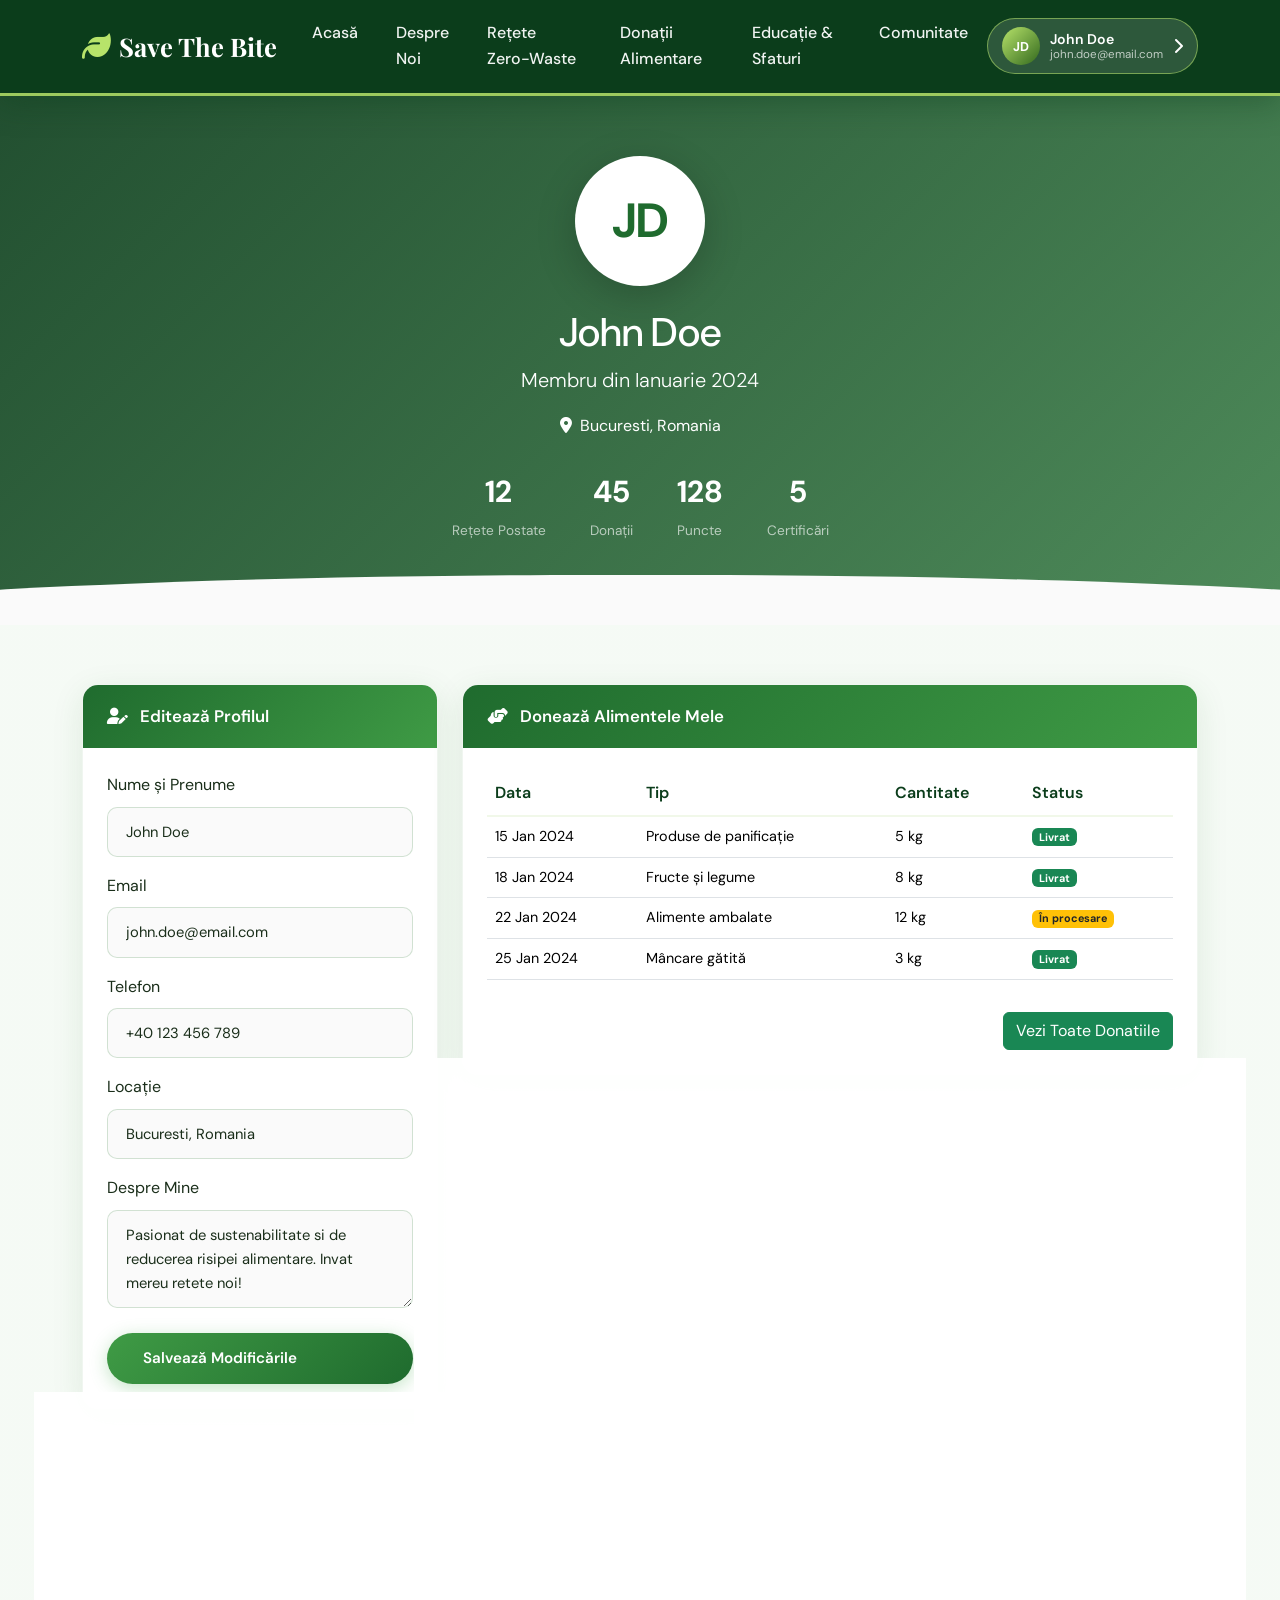
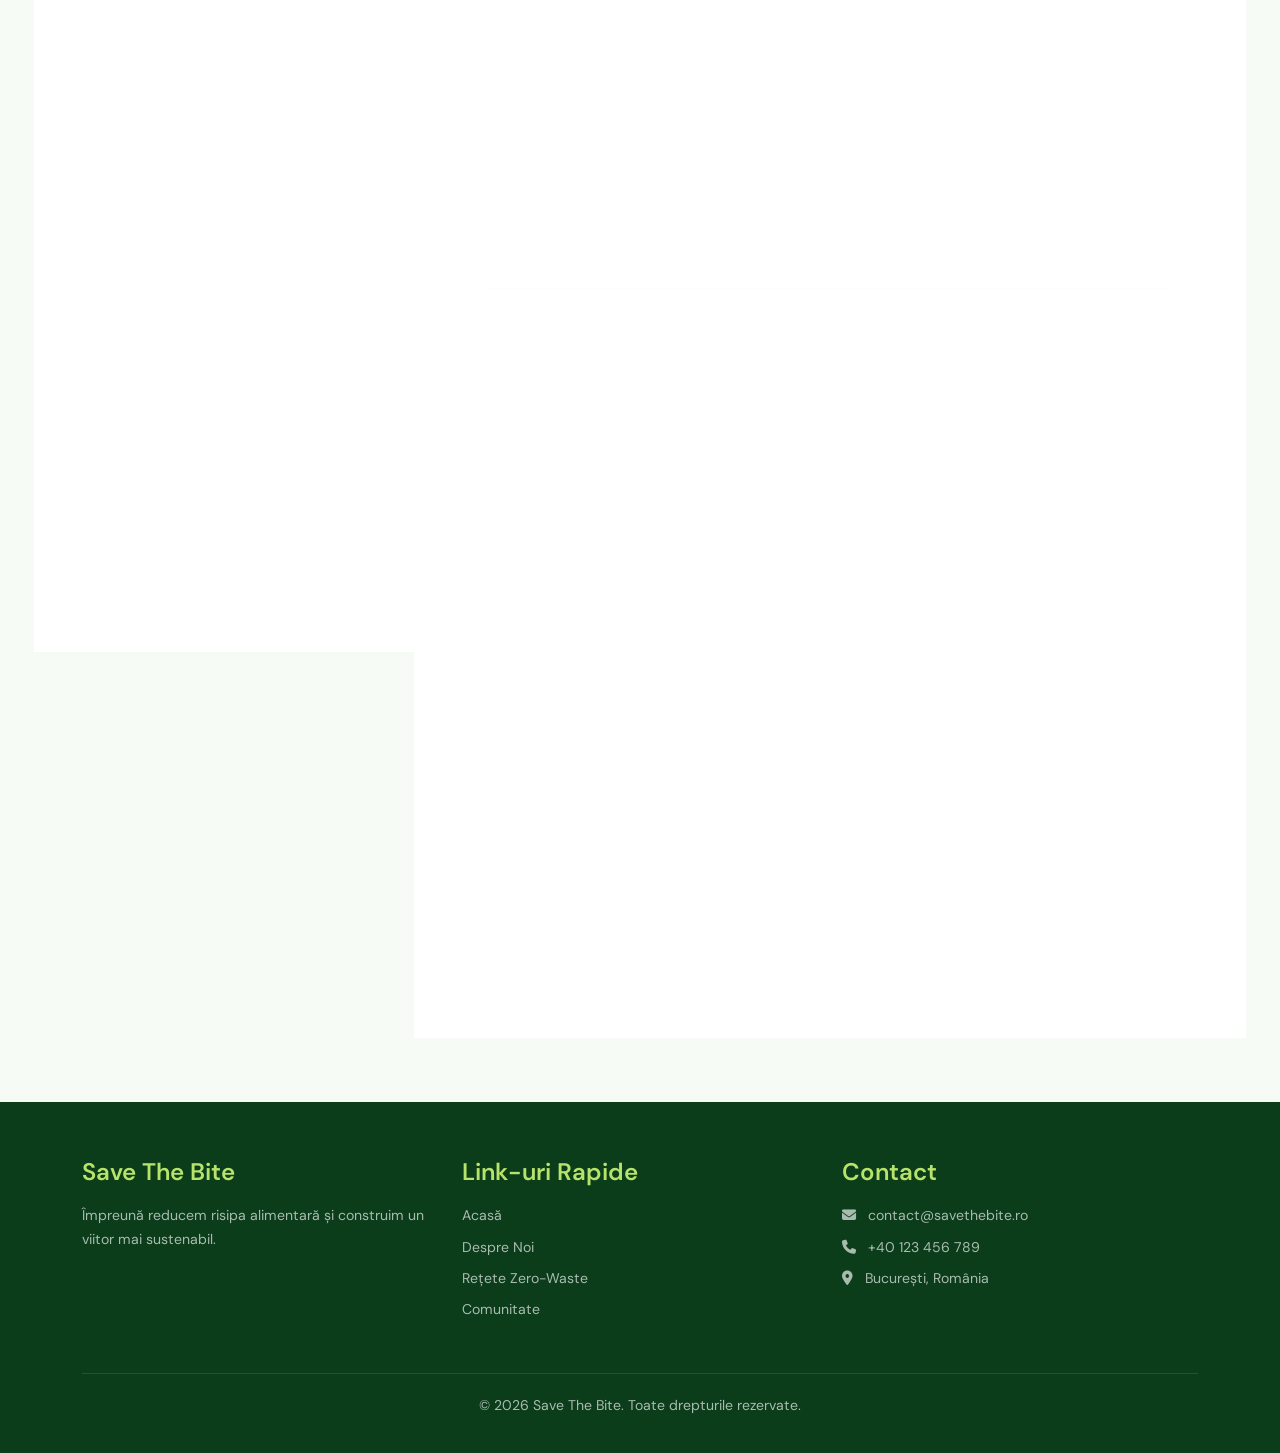
<file: profile.html>
<!DOCTYPE html>
<html lang="ro">
  <head>
    <meta charset="UTF-8">
    <meta name="viewport" content="width=device-width, initial-scale=1.0">
    <title>Save The Bite - Profil Utilizator</title>
    <!-- Bootstrap CSS -->
    <link href="https://cdn.jsdelivr.net/npm/bootstrap@5.3.0/dist/css/bootstrap.min.css" rel="stylesheet">
    <!-- Font Awesome -->
    <link rel="stylesheet" href="https://cdnjs.cloudflare.com/ajax/libs/font-awesome/6.4.0/css/all.min.css">
    <!-- Custom CSS -->
    <link rel="stylesheet" href="style.css">
  </head>
  <body>
    <!-- Navbar -->
    <nav class="navbar navbar-expand-lg navbar-dark">
      <div class="container">
        <a class="navbar-brand" href="index.html">
          <i class="fas fa-leaf"></i> Save The Bite </a>
        <button class="navbar-toggler" type="button" data-bs-toggle="collapse" data-bs-target="#navbarNav">
          <span class="navbar-toggler-icon"></span>
        </button>
        <div class="collapse navbar-collapse" id="navbarNav">
          <ul class="navbar-nav me-auto">
            <li class="nav-item">
              <a class="nav-link" href="index.html">Acasă</a>
            </li>
            <li class="nav-item">
              <a class="nav-link" href="about.html">Despre Noi</a>
            </li>
            <li class="nav-item">
              <a class="nav-link" href="recipes.html">Rețete Zero-Waste</a>
            </li>
            <li class="nav-item">
              <a class="nav-link" href="donate.html">Donații Alimentare</a>
            </li>
            <li class="nav-item">
              <a class="nav-link" href="tips.html">Educație & Sfaturi</a>
            </li>
            <li class="nav-item">
              <a class="nav-link" href="community.html">Comunitate</a>
            </li>
          </ul>
          <a href="profile.html" class="user-profile-section">
            <div class="user-avatar">JD</div>
            <div class="user-info">
              <span class="user-name">John Doe</span>
              <span class="user-email">john.doe@email.com</span>
            </div>
            <i class="fas fa-chevron-right"></i>
          </a>
        </div>
      </div>
    </nav>
    <!-- Profile Header -->
    <section class="profile-header">
      <div class="container text-center">
        <div class="profile-avatar-large">
          <i class="fas fa-user"></i>
        </div>
        <h1>John Doe</h1>
        <p class="lead">Membru din Ianuarie 2024</p>
        <p>
          <i class="fas fa-map-marker-alt me-2"></i>București, România
        </p>
        <div class="profile-stats">
          <div class="profile-stat">
            <span class="number">12</span>
            <span class="label">Rețete Postate</span>
          </div>
          <div class="profile-stat">
            <span class="number">45</span>
            <span class="label">Donații</span>
          </div>
          <div class="profile-stat">
            <span class="number">128</span>
            <span class="label">Puncte</span>
          </div>
          <div class="profile-stat">
            <span class="number">5</span>
            <span class="label">Certificări</span>
          </div>
        </div>
      </div>
    </section>
    <!-- Main Content -->
    <section class="main-content">
      <div class="container">
        <div class="row">
          <!-- Left Column - Profile Info -->
          <div class="col-lg-4 mb-4">
            <!-- Edit Profile Card -->
            <div class="card-custom mb-4">
              <div class="card-header">
                <i class="fas fa-user-edit me-2"></i> Editează Profilul
              </div>
              <div class="card-body">
                <form>
                  <div class="mb-3">
                    <label class="form-label">Nume și Prenume</label>
                    <input type="text" class="form-control-custom" value="John Doe">
                  </div>
                  <div class="mb-3">
                    <label class="form-label">Email</label>
                    <input type="email" class="form-control-custom" value="john.doe@email.com">
                  </div>
                  <div class="mb-3">
                    <label class="form-label">Telefon</label>
                    <input type="tel" class="form-control-custom" value="+40 123 456 789">
                  </div>
                  <div class="mb-3">
                    <label class="form-label">Locație</label>
                    <input type="text" class="form-control-custom" value="București, România">
                  </div>
                  <div class="mb-3">
                    <label class="form-label">Despre Mine</label>
                    <textarea class="form-control-custom" rows="3">Pasionat de sustenabilitate și de reducerea risipei alimentare. Învăț mereu rețete noi!</textarea>
                  </div>
                  <button type="submit" class="btn-primary-custom w-100">Salvează Modificările</button>
                </form>
              </div>
            </div>
            <!-- Badges Card -->
            <div class="card-custom">
              <div class="card-header">
                <i class="fas fa-award me-2"></i> Certificări și Badges
              </div>
              <div class="card-body">
                <div class="text-center mb-3">
                  <div style="width: 60px; height: 60px; background: linear-gradient(135deg, #FFD700, #FFA500); border-radius: 50%; display: inline-flex; align-items: center; justify-content: center; font-size: 1.5rem;">
                    <i class="fas fa-medal text-white"></i>
                  </div>
                  <p class="mt-2 fw-bold">Primul Donator</p>
                  <p class="text-muted small">Ai făcut prima ta donație</p>
                </div>
                <hr>
                <div class="text-center mb-3">
                  <div style="width: 60px; height: 60px; background: linear-gradient(135deg, #4CAF50, #2E7D32); border-radius: 50%; display: inline-flex; align-items: center; justify-content: center; font-size: 1.5rem;">
                    <i class="fas fa-leaf text-white"></i>
                  </div>
                  <p class="mt-2 fw-bold">Eco Warrior</p>
                  <p class="text-muted small">Ai salvat 50+ kg de alimente</p>
                </div>
                <hr>
                <div class="text-center mb-3">
                  <div style="width: 60px; height: 60px; background: linear-gradient(135deg, #9C27B0, #7B1FA2); border-radius: 50%; display: inline-flex; align-items: center; justify-content: center; font-size: 1.5rem;">
                    <i class="fas fa-utensils text-white"></i>
                  </div>
                  <p class="mt-2 fw-bold">Chef Zero-Waste</p>
                  <p class="text-muted small">Ai postat 10 rețete</p>
                </div>
                <hr>
                <div class="text-center">
                  <div style="width: 60px; height: 60px; background: linear-gradient(135deg, #2196F3, #1565C0); border-radius: 50%; display: inline-flex; align-items: center; justify-content: center; font-size: 1.5rem;">
                    <i class="fas fa-users text-white"></i>
                  </div>
                  <p class="mt-2 fw-bold">Lider Comunitar</p>
                  <p class="text-muted small">Ai 50+ interacțiuni</p>
                </div>
              </div>
            </div>
          </div>
          <!-- Right Column - Activity -->
          <div class="col-lg-8">
            <!-- My Donations -->
            <div class="card-custom mb-4">
              <div class="card-header">
                <i class="fas fa-hands-helping me-2"></i> Donează Alimentele Mele
              </div>
              <div class="card-body">
                <div class="table-responsive">
                  <table class="table table-hover">
                    <thead>
                      <tr>
                        <th>Data</th>
                        <th>Tip</th>
                        <th>Cantitate</th>
                        <th>Status</th>
                      </tr>
                    </thead>
                    <tbody>
                      <tr>
                        <td>15 Jan 2024</td>
                        <td>Produse de panificație</td>
                        <td>5 kg</td>
                        <td>
                          <span class="badge bg-success">Livrat</span>
                        </td>
                      </tr>
                      <tr>
                        <td>18 Jan 2024</td>
                        <td>Fructe și legume</td>
                        <td>8 kg</td>
                        <td>
                          <span class="badge bg-success">Livrat</span>
                        </td>
                      </tr>
                      <tr>
                        <td>22 Jan 2024</td>
                        <td>Alimente ambalate</td>
                        <td>12 kg</td>
                        <td>
                          <span class="badge bg-warning text-dark">În procesare</span>
                        </td>
                      </tr>
                      <tr>
                        <td>25 Jan 2024</td>
                        <td>Mâncare gătită</td>
                        <td>3 kg</td>
                        <td>
                          <span class="badge bg-success">Livrat</span>
                        </td>
                      </tr>
                    </tbody>
                  </table>
                </div>
                <div class="text-end mt-3">
                  <a href="donate.html" class="btn btn-success">Vezi Toate Donatiile</a>
                </div>
              </div>
            </div>
            <!-- My Recipes -->
            <div class="card-custom mb-4">
              <div class="card-header">
                <i class="fas fa-book-open me-2"></i> Rețetele Mele
              </div>
              <div class="card-body">
                <div class="row">
                  <div class="col-md-6 mb-3">
                    <div class="border rounded p-3">
                      <h6 class="text-success">Ciorbă de Legume Rămase</h6>
                      <p class="text-muted small mb-2">
                        <i class="far fa-clock me-1"></i> 45 min | <i class="far fa-heart me-1"></i> 23
                      </p>
                      <button class="btn btn-sm btn-outline-success">Editează</button>
                    </div>
                  </div>
                  <div class="col-md-6 mb-3">
                    <div class="border rounded p-3">
                      <h6 class="text-success">Salată din Coji de Legume</h6>
                      <p class="text-muted small mb-2">
                        <i class="far fa-clock me-1"></i> 20 min | <i class="far fa-heart me-1"></i> 18
                      </p>
                      <button class="btn btn-sm btn-outline-success">Editează</button>
                    </div>
                  </div>
                  <div class="col-md-6 mb-3">
                    <div class="border rounded p-3">
                      <h6 class="text-success">Gem din Coajă de Pepene</h6>
                      <p class="text-muted small mb-2">
                        <i class="far fa-clock me-1"></i> 60 min | <i class="far fa-heart me-1"></i> 45
                      </p>
                      <button class="btn btn-sm btn-outline-success">Editează</button>
                    </div>
                  </div>
                  <div class="col-md-6 mb-3">
                    <div class="border rounded p-3">
                      <h6 class="text-success">Pâine Prăjită cu Legume</h6>
                      <p class="text-muted small mb-2">
                        <i class="far fa-clock me-1"></i> 15 min | <i class="far fa-heart me-1"></i> 12
                      </p>
                      <button class="btn btn-sm btn-outline-success">Editează</button>
                    </div>
                  </div>
                </div>
                <div class="text-end mt-3">
                  <a href="recipes.html" class="btn btn-success">Adaugă Rețetă Nouă</a>
                </div>
              </div>
            </div>
            <!-- My Posts -->
            <div class="card-custom mb-4">
              <div class="card-header">
                <i class="fas fa-comments me-2"></i> Postările Mele în Comunitate
              </div>
              <div class="card-body">
                <div class="forum-post mb-0">
                  <div class="post-header">
                    <div class="post-avatar">JD</div>
                    <div class="post-info">
                      <h4>John Doe</h4>
                      <span>Azi, ora 10:30 • În Rețete</span>
                    </div>
                    <div class="dropdown float-end">
                      <button class="btn btn-link text-dark p-0 text-decoration-none" type="button" data-bs-toggle="dropdown" aria-expanded="false">
                        <i class="fas fa-ellipsis-v"></i>
                      </button>
                      <ul class="dropdown-menu dropdown-menu-end">
                        <li>
                          <a class="dropdown-item" href="#" onclick="editItem(this)">
                            <i class="fas fa-edit me-2"></i> Modifică </a>
                        </li>
                        <li>
                          <hr class="dropdown-divider">
                        </li>
                        <li>
                          <a class="dropdown-item text-danger" href="#" onclick="deleteItem(this)">
                            <i class="fas fa-trash me-2"></i> Șterge </a>
                        </li>
                      </ul>
                    </div>
                  </div>
                  <div class="post-content">
                    <h5>Secretele mele pentru o bucătărie zero-waste</h5>
                    <p>După 2 ani de practică, am descoperit câteva trucuri simple care m-au ajutat enorm...</p>
                  </div>
                  <div class="mt-2">
                    <button class="btn btn-outline-success btn-sm me-2">
                      <i class="far fa-heart me-1"></i> 34 Like-uri </button>
                    <button class="btn btn-outline-primary btn-sm">
                      <i class="far fa-comment me-1"></i> 8 Comentarii </button>
                  </div>
                </div>
                <hr>
                <div class="forum-post mb-0">
                  <div class="post-header">
                    <div class="post-avatar">JD</div>
                    <div class="post-info">
                      <h4>John Doe</h4>
                      <span>Ieri, ora 16:45 • În Discuții Generale</span>
                    </div>
                    <div class="dropdown float-end">
                      <button class="btn btn-link text-dark p-0 text-decoration-none" type="button" data-bs-toggle="dropdown" aria-expanded="false">
                        <i class="fas fa-ellipsis-v"></i>
                      </button>
                      <ul class="dropdown-menu dropdown-menu-end">
                        <li>
                          <a class="dropdown-item" href="#" onclick="editItem(this)">
                            <i class="fas fa-edit me-2"></i> Modifică </a>
                        </li>
                        <li>
                          <hr class="dropdown-divider">
                        </li>
                        <li>
                          <a class="dropdown-item text-danger" href="#" onclick="deleteItem(this)">
                            <i class="fas fa-trash me-2"></i> Șterge </a>
                        </li>
                      </ul>
                    </div>
                  </div>
                  <div class="post-content">
                    <h5>Cum am redus risipa cu 80% în familia mea</h5>
                    <p>Vreau să împărtășesc cu voi strategia care a funcționat pentru familia mea...</p>
                  </div>
                  <div class="mt-2">
                    <button class="btn btn-outline-success btn-sm me-2">
                      <i class="far fa-heart me-1"></i> 56 Like-uri </button>
                    <button class="btn btn-outline-primary btn-sm">
                      <i class="far fa-comment me-1"></i> 15 Comentarii </button>
                  </div>
                </div>
                <div class="text-end mt-3">
                  <a href="community.html" class="btn btn-success">Vezi Toate Postările</a>
                </div>
              </div>
            </div>
            <!-- Settings -->
            <div class="card-custom">
              <div class="card-header">
                <i class="fas fa-cog me-2"></i> Setări Cont
              </div>
              <div class="card-body">
                <div class="row">
                  <div class="col-md-6 mb-3">
                    <div class="d-flex justify-content-between align-items-center p-3 border rounded">
                      <div>
                        <h6 class="mb-0">Notificări Email</h6>
                        <small class="text-muted">Primești updates despre activități</small>
                      </div>
                      <div class="form-check form-switch">
                        <input class="form-check-input" type="checkbox" checked>
                      </div>
                    </div>
                  </div>
                  <div class="col-md-6 mb-3">
                    <div class="d-flex justify-content-between align-items-center p-3 border rounded">
                      <div>
                        <h6 class="mb-0">Newsletter</h6>
                        <small class="text-muted">Sfaturi și rețete săptămânale</small>
                      </div>
                      <div class="form-check form-switch">
                        <input class="form-check-input" type="checkbox" checked>
                      </div>
                    </div>
                  </div>
                  <div class="col-md-6 mb-3">
                    <div class="d-flex justify-content-between align-items-center p-3 border rounded">
                      <div>
                        <h6 class="mb-0">Vizibilitate Profil</h6>
                        <small class="text-muted">Profilul tău este public</small>
                      </div>
                      <div class="form-check form-switch">
                        <input class="form-check-input" type="checkbox" checked>
                      </div>
                    </div>
                  </div>
                  <div class="col-md-6 mb-3">
                    <div class="d-flex justify-content-between align-items-center p-3 border rounded">
                      <div>
                        <h6 class="mb-0">Mesaje Private</h6>
                        <small class="text-muted">Permite mesaje de la alți membri</small>
                      </div>
                      <div class="form-check form-switch">
                        <input class="form-check-input" type="checkbox">
                      </div>
                    </div>
                  </div>
                </div>
                <div class="text-center mt-3">
                  <button class="btn btn-danger me-2">
                    <i class="fas fa-sign-out-alt me-1"></i> Deconectare </button>
                  <button class="btn btn-outline-danger">
                    <i class="fas fa-trash me-1"></i> Șterge Contul </button>
                </div>
              </div>
            </div>
          </div>
        </div>
      </div>
    </section>
    <!-- Footer -->
    <footer class="footer-section">
      <div class="container">
        <div class="row">
          <div class="col-md-4">
            <h4>Save The Bite</h4>
            <p>Împreună reducem risipa alimentară și construim un viitor mai sustenabil.</p>
          </div>
          <div class="col-md-4">
            <h4>Link-uri Rapide</h4>
            <ul>
              <li>
                <a href="index.html">Acasă</a>
              </li>
              <li>
                <a href="about.html">Despre Noi</a>
              </li>
              <li>
                <a href="recipes.html">Rețete Zero-Waste</a>
              </li>
              <li>
                <a href="community.html">Comunitate</a>
              </li>
            </ul>
          </div>
          <div class="col-md-4">
            <h4>Contact</h4>
            <ul>
              <li>
                <i class="fas fa-envelope me-2"></i> contact@savethebite.ro
              </li>
              <li>
                <i class="fas fa-phone me-2"></i> +40 123 456 789
              </li>
              <li>
                <i class="fas fa-map-marker-alt me-2"></i> București, România
              </li>
            </ul>
          </div>
        </div>
        <div class="footer-bottom">
          <p>&copy; 2026 Save The Bite. Toate drepturile rezervate.</p>
        </div>
      </div>
    </footer>
    <!-- Bootstrap JS -->
    <script src="https://cdn.jsdelivr.net/npm/bootstrap@5.3.0/dist/js/bootstrap.bundle.min.js"></script>
    <script>
      // Salvare profil
      document.querySelector('.card-body form').addEventListener('submit', function(e) {
        e.preventDefault();
        const name = this.querySelector('input[type="text"]').value;
        const email = this.querySelector('input[type="email"]').value;
        const phone = this.querySelector('input[type="tel"]').value;
        const location = this.querySelectorAll('input[type="text"]')[1].value;
        const userData = {
          name,
          email,
          phone,
          location
        };
        // Salvează în browser
        localStorage.setItem('saveTheBiteUser', JSON.stringify(userData));
        // Actualizează UI-ul instant
        document.querySelector('.profile-header h1').innerText = name;
        updateNavbar();
        alert('Profilul a fost actualizat cu succes!');
      });
      // Setări cont (Switch-uri)
      const switches = document.querySelectorAll('.form-check-input');
      switches.forEach(sw => {
        sw.addEventListener('change', function() {
          const settingName = this.parentElement.previousElementSibling.querySelector('h6').innerText;
          if (this.checked) {
            console.log(settingName + " activate.");
          } else {
            console.log(settingName + " dezactivate.");
          }
        });
      });
    </script>
    <script src="app.js"></script>
  </body>
</html>
</file>
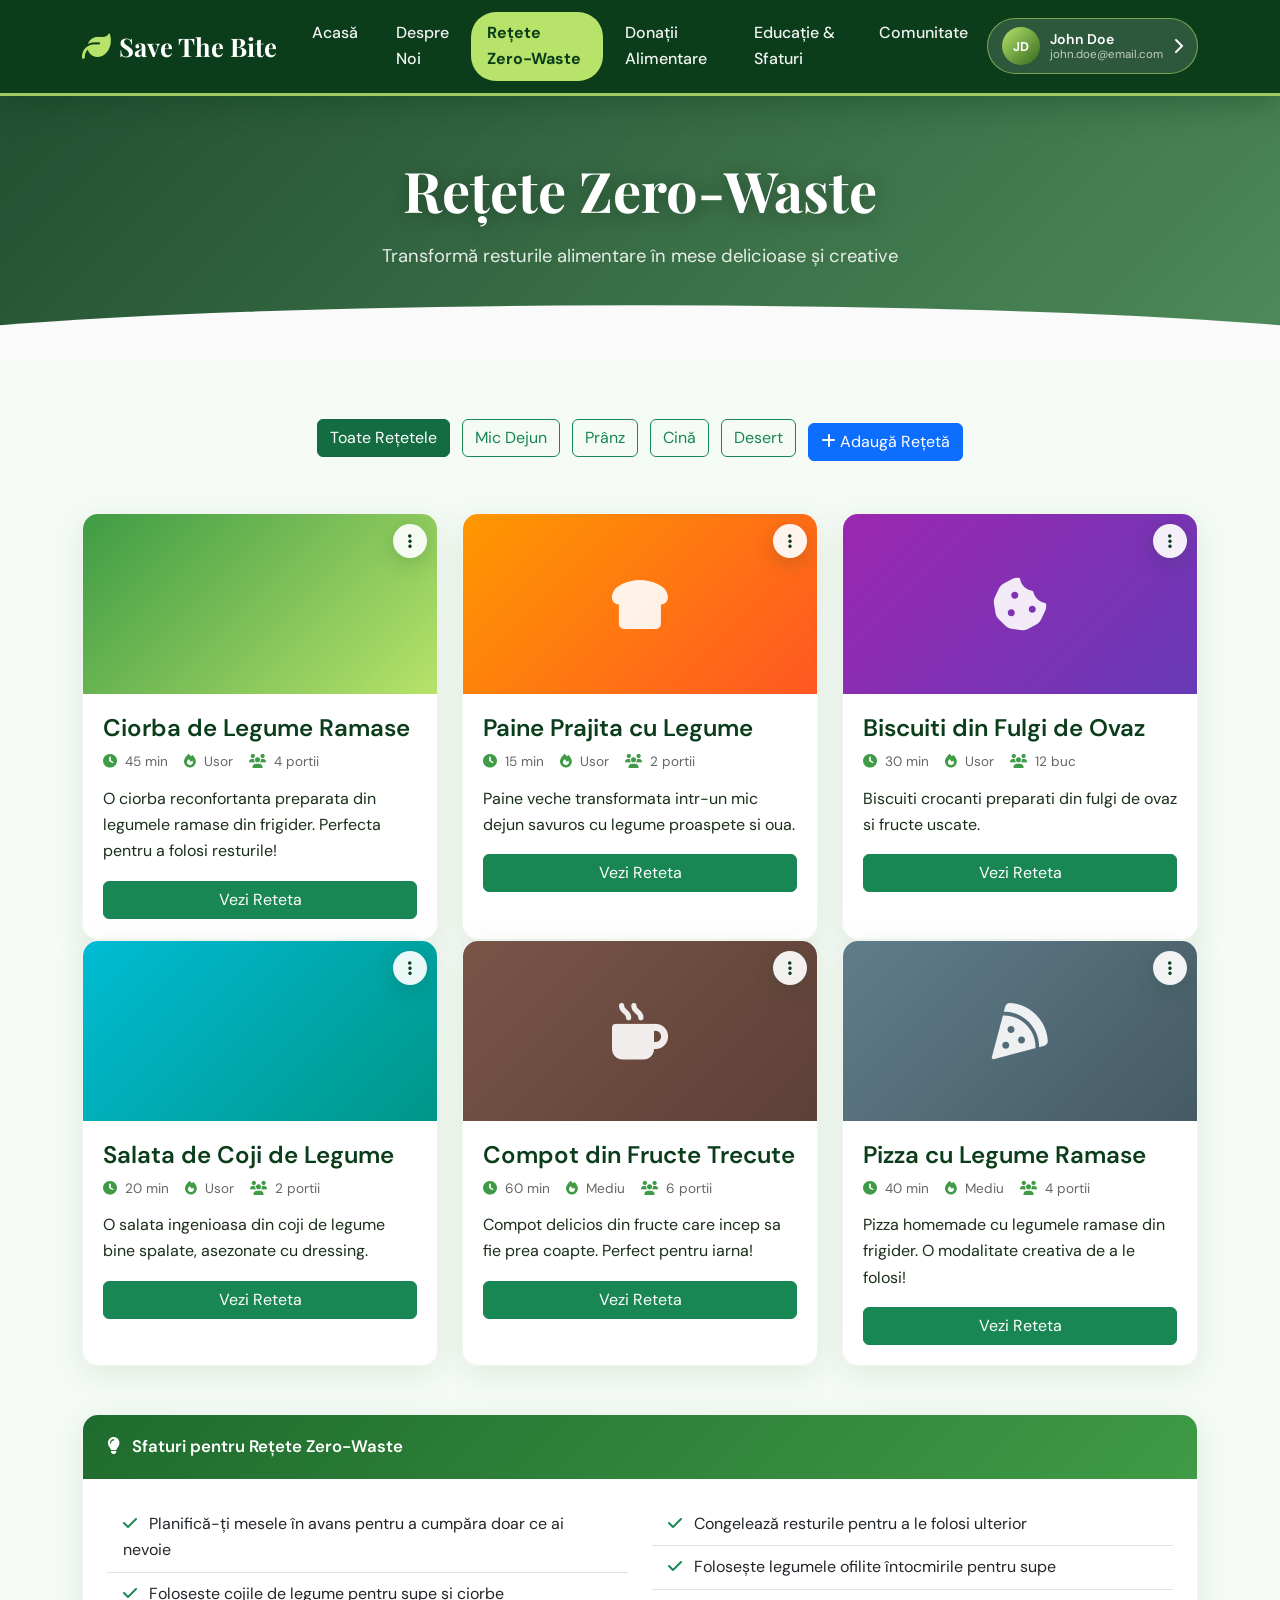
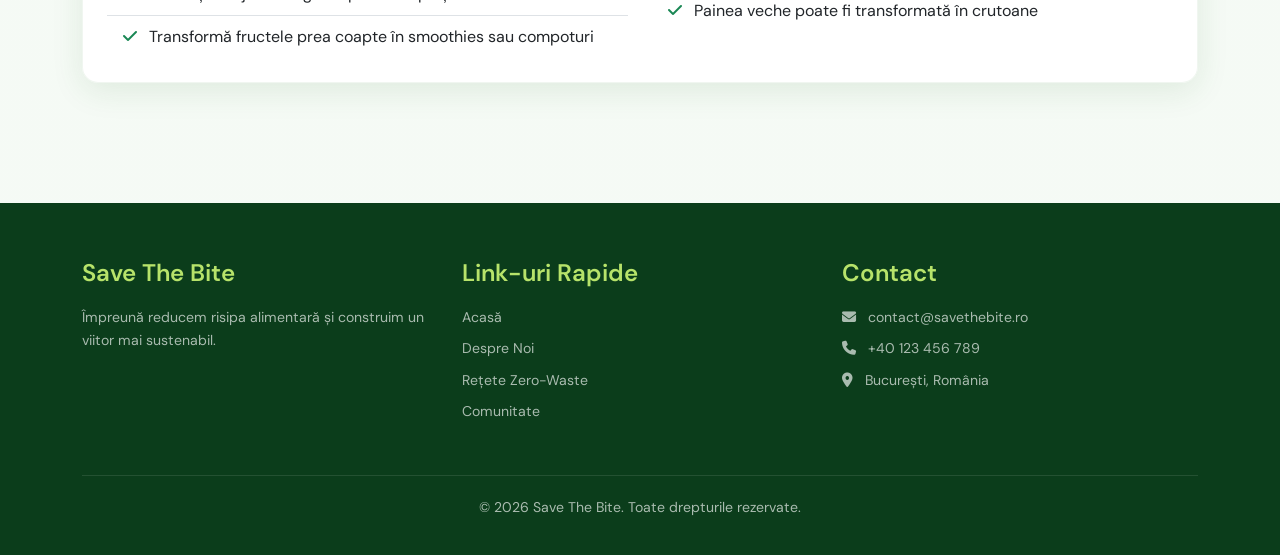
<file: recipes.html>
<!DOCTYPE html>
<html lang="ro">
  <head>
    <meta charset="UTF-8">
    <meta name="viewport" content="width=device-width, initial-scale=1.0">
    <title>Save The Bite - Rețete Zero-Waste</title>
    <!-- Bootstrap CSS -->
    <link href="https://cdn.jsdelivr.net/npm/bootstrap@5.3.0/dist/css/bootstrap.min.css" rel="stylesheet">
    <!-- Font Awesome -->
    <link rel="stylesheet" href="https://cdnjs.cloudflare.com/ajax/libs/font-awesome/6.4.0/css/all.min.css">
    <!-- Custom CSS -->
    <link rel="stylesheet" href="style.css">
  </head>
  <body>
    <!-- Navbar -->
    <nav class="navbar navbar-expand-lg navbar-dark">
      <div class="container">
        <a class="navbar-brand" href="index.html">
          <i class="fas fa-leaf"></i> Save The Bite </a>
        <button class="navbar-toggler" type="button" data-bs-toggle="collapse" data-bs-target="#navbarNav">
          <span class="navbar-toggler-icon"></span>
        </button>
        <div class="collapse navbar-collapse" id="navbarNav">
          <ul class="navbar-nav me-auto">
            <li class="nav-item">
              <a class="nav-link" href="index.html">Acasă</a>
            </li>
            <li class="nav-item">
              <a class="nav-link" href="about.html">Despre Noi</a>
            </li>
            <li class="nav-item">
              <a class="nav-link active" href="recipes.html">Rețete Zero-Waste</a>
            </li>
            <li class="nav-item">
              <a class="nav-link" href="donate.html">Donații Alimentare</a>
            </li>
            <li class="nav-item">
              <a class="nav-link" href="tips.html">Educație & Sfaturi</a>
            </li>
            <li class="nav-item">
              <a class="nav-link" href="community.html">Comunitate</a>
            </li>
          </ul>
          <a href="profile.html" class="user-profile-section">
            <div class="user-avatar">JD</div>
            <div class="user-info">
              <span class="user-name">John Doe</span>
              <span class="user-email">john.doe@email.com</span>
            </div>
            <i class="fas fa-chevron-right"></i>
          </a>
        </div>
      </div>
    </nav>
    <!-- Page Header -->
    <section class="hero-section" style="padding: 60px 0;">
      <div class="hero-content">
        <div class="container">
          <h1>Rețete Zero-Waste</h1>
          <p>Transformă resturile alimentare în mese delicioase și creative</p>
        </div>
      </div>
    </section>
    <!-- Main Content -->
    <section class="main-content">
      <div class="container">
        <!-- Filter Buttons -->
        <div class="text-center mb-5">
          <button class="btn btn-success me-2 mb-2 active">Toate Rețetele</button>
          <button class="btn btn-outline-success me-2 mb-2">Mic Dejun</button>
          <button class="btn btn-outline-success me-2 mb-2">Prânz</button>
          <button class="btn btn-outline-success me-2 mb-2">Cină</button>
          <button class="btn btn-outline-success mb-2">Desert</button>
        </div>
        <!-- Recipes Grid -->
        <div class="row">
          <!-- Recipe 1 -->
          <div class="col-md-6 col-lg-4 recipe-item" data-category="pranz">
            <div class="recipe-card">
              <div class="recipe-image">
                <i class="fas fa-soup"></i>
              </div>
              <div class="recipe-content">
                <h4>Ciorbă de Legume Rămase</h4>
                <div class="recipe-meta">
                  <span>
                    <i class="fas fa-clock"></i> 45 min </span>
                  <span>
                    <i class="fas fa-fire"></i> Ușor </span>
                  <span>
                    <i class="fas fa-users"></i> 4 porții </span>
                </div>
                <p class="mb-3">O ciorbă reconfortantă preparată din legumele rămase din frigider. Perfectă pentru a folosi resturile!</p>
                <button class="btn btn-success w-100">Vezi Rețeta</button>
              </div>
            </div>
          </div>
          <!-- Recipe 2 -->
          <div class="col-md-6 col-lg-4 recipe-item" data-category="mic-dejun">
            <div class="recipe-card">
              <div class="recipe-image" style="background: linear-gradient(135deg, #FF9800, #FF5722);">
                <i class="fas fa-bread-slice"></i>
              </div>
              <div class="recipe-content">
                <h4>Pâine Prăjită cu Legume</h4>
                <div class="recipe-meta">
                  <span>
                    <i class="fas fa-clock"></i> 15 min </span>
                  <span>
                    <i class="fas fa-fire"></i> Ușor </span>
                  <span>
                    <i class="fas fa-users"></i> 2 porții </span>
                </div>
                <p class="mb-3">Pâine veche transformată într-un mic dejun savuros cu legume proaspete și ouă.</p>
                <button class="btn btn-success w-100">Vezi Rețeta</button>
              </div>
            </div>
          </div>
          <!-- Recipe 3 -->
          <div class="col-md-6 col-lg-4 recipe-item" data-category="desert">
            <div class="recipe-card">
              <div class="recipe-image" style="background: linear-gradient(135deg, #9C27B0, #673AB7);">
                <i class="fas fa-cookie-bite"></i>
              </div>
              <div class="recipe-content">
                <h4>Biscuiți din Fulgi de Ovăz</h4>
                <div class="recipe-meta">
                  <span>
                    <i class="fas fa-clock"></i> 30 min </span>
                  <span>
                    <i class="fas fa-fire"></i> Ușor </span>
                  <span>
                    <i class="fas fa-users"></i> 12 buc </span>
                </div>
                <p class="mb-3">Biscuiți crocanți preparați din fulgii de ovăz expirați și fructe uscate.</p>
                <button class="btn btn-success w-100">Vezi Rețeta</button>
              </div>
            </div>
          </div>
          <!-- Recipe 4 -->
          <div class="col-md-6 col-lg-4 recipe-item" data-category="pranz">
            <div class="recipe-card">
              <div class="recipe-image" style="background: linear-gradient(135deg, #00BCD4, #009688);">
                <i class="fas fa-salad"></i>
              </div>
              <div class="recipe-content">
                <h4>Salată de Coji de Legume</h4>
                <div class="recipe-meta">
                  <span>
                    <i class="fas fa-clock"></i> 20 min </span>
                  <span>
                    <i class="fas fa-fire"></i> Ușor </span>
                  <span>
                    <i class="fas fa-users"></i> 2 porții </span>
                </div>
                <p class="mb-3">O salată ingenioasă din coji de legume (morcov, cartof, sfeclă) asezonate cu dressing.</p>
                <button class="btn btn-success w-100">Vezi Rețeta</button>
              </div>
            </div>
          </div>
          <!-- Recipe 5 -->
          <div class="col-md-6 col-lg-4 recipe-item" data-category="desert">
            <div class="recipe-card">
              <div class="recipe-image" style="background: linear-gradient(135deg, #795548, #5D4037);">
                <i class="fas fa-mug-hot"></i>
              </div>
              <div class="recipe-content">
                <h4>Compot din Fructe Trecute</h4>
                <div class="recipe-meta">
                  <span>
                    <i class="fas fa-clock"></i> 60 min </span>
                  <span>
                    <i class="fas fa-fire"></i> Mediu </span>
                  <span>
                    <i class="fas fa-users"></i> 6 porții </span>
                </div>
                <p class="mb-3">Compot delicios din fructe care încep să fie prea coapte. Perfect pentru iarnă!</p>
                <button class="btn btn-success w-100">Vezi Rețeta</button>
              </div>
            </div>
          </div>
          <!-- Recipe 6 -->
          <div class="col-md-6 col-lg-4 recipe-item" data-category="cina">
            <div class="recipe-card">
              <div class="recipe-image" style="background: linear-gradient(135deg, #607D8B, #455A64);">
                <i class="fas fa-pizza-slice"></i>
              </div>
              <div class="recipe-content">
                <h4>Pizza cu Legume Rămase</h4>
                <div class="recipe-meta">
                  <span>
                    <i class="fas fa-clock"></i> 40 min </span>
                  <span>
                    <i class="fas fa-fire"></i> Mediu </span>
                  <span>
                    <i class="fas fa-users"></i> 4 porții </span>
                </div>
                <p class="mb-3">Pizza homemade cu legumele rămase din frigider. O modalitate creativă de a le folosi!</p>
                <button class="btn btn-success w-100">Vezi Rețeta</button>
              </div>
            </div>
          </div>
        </div>
        <!-- Tips Section -->
        <div class="card-custom mt-5">
          <div class="card-header">
            <i class="fas fa-lightbulb me-2"></i> Sfaturi pentru Rețete Zero-Waste
          </div>
          <div class="card-body">
            <div class="row">
              <div class="col-md-6">
                <ul class="list-group list-group-flush">
                  <li class="list-group-item bg-transparent">
                    <i class="fas fa-check text-success me-2"></i> Planifică-ți mesele în avans pentru a cumpăra doar ce ai nevoie
                  </li>
                  <li class="list-group-item bg-transparent">
                    <i class="fas fa-check text-success me-2"></i> Folosește cojile de legume pentru supe și ciorbe
                  </li>
                  <li class="list-group-item bg-transparent">
                    <i class="fas fa-check text-success me-2"></i> Transformă fructele prea coapte în smoothies sau compoturi
                  </li>
                </ul>
              </div>
              <div class="col-md-6">
                <ul class="list-group list-group-flush">
                  <li class="list-group-item bg-transparent">
                    <i class="fas fa-check text-success me-2"></i> Congelează resturile pentru a le folosi ulterior
                  </li>
                  <li class="list-group-item bg-transparent">
                    <i class="fas fa-check text-success me-2"></i> Folosește legumele ofilite întocmirile pentru supe
                  </li>
                  <li class="list-group-item bg-transparent">
                    <i class="fas fa-check text-success me-2"></i> Painea veche poate fi transformată în crutoane
                  </li>
                </ul>
              </div>
            </div>
          </div>
        </div>
      </div>
    </section>
    <div class="modal fade" id="addRecipeModal" tabindex="-1">
      <div class="modal-dialog">
        <div class="modal-content">
          <div class="modal-header bg-success text-white">
            <h5 class="modal-title">Adaugă Rețeta Ta</h5>
            <button type="button" class="btn-close btn-close-white" data-bs-dismiss="modal"></button>
          </div>
          <div class="modal-body">
            <form id="addRecipeForm">
              <input type="text" id="recipeName" class="form-control mb-2" placeholder="Nume rețetă" required>
              <select id="recipeCategory" class="form-control mb-2" required>
                <option value="mic-dejun">Mic Dejun</option>
                <option value="pranz">Prânz</option>
                <option value="cina">Cină</option>
                <option value="desert">Desert</option>
              </select>
              <input type="text" id="recipeTime" class="form-control mb-2" placeholder="Timp (ex: 30 min)" required>
              <textarea id="recipeIngredients" class="form-control mb-2" placeholder="Ingrediente (separate prin virgulă)" required></textarea>
              <textarea id="recipeSteps" class="form-control mb-2" placeholder="Pași de gătire..." required></textarea>
              <button type="submit" class="btn btn-success w-100">Salvează Rețeta</button>
            </form>
          </div>
        </div>
      </div>
    </div>
    <!-- Modal Vizualizare Rețetă -->
    <div class="modal fade" id="recipeDetailsModal" tabindex="-1" aria-hidden="true">
      <div class="modal-dialog modal-lg">
        <div class="modal-content">
          <div class="modal-header bg-success text-white">
            <h5 class="modal-title" id="modalRecipeTitle">Titlu Rețetă</h5>
            <button type="button" class="btn-close btn-close-white" data-bs-dismiss="modal" aria-label="Close"></button>
          </div>
          <div class="modal-body">
            <div class="d-flex justify-content-between text-muted mb-3 border-bottom pb-2" id="modalRecipeMeta">
              <!-- Meta info (timp, porții) vin aici -->
            </div>
            <h6 class="text-success fw-bold">Ingrediente Necesare:</h6>
            <ul id="modalRecipeIngredients">
              <li>Se vor adăuga dinamic din baza de date</li>
            </ul>
            <h6 class="text-success fw-bold mt-4">Mod de Preparare:</h6>
            <p id="modalRecipeSteps">Pașii de gătire vor apărea aici când vom lega baza de date. Până atunci, acest text este demonstrativ.</p>
          </div>
          <div class="modal-footer">
            <button type="button" class="btn btn-secondary" data-bs-dismiss="modal">Închide</button>
          </div>
        </div>
      </div>
    </div>
    <!-- Footer -->
    <footer class="footer-section">
      <div class="container">
        <div class="row">
          <div class="col-md-4">
            <h4>Save The Bite</h4>
            <p>Împreună reducem risipa alimentară și construim un viitor mai sustenabil.</p>
          </div>
          <div class="col-md-4">
            <h4>Link-uri Rapide</h4>
            <ul>
              <li>
                <a href="index.html">Acasă</a>
              </li>
              <li>
                <a href="about.html">Despre Noi</a>
              </li>
              <li>
                <a href="recipes.html">Rețete Zero-Waste</a>
              </li>
              <li>
                <a href="community.html">Comunitate</a>
              </li>
            </ul>
          </div>
          <div class="col-md-4">
            <h4>Contact</h4>
            <ul>
              <li>
                <i class="fas fa-envelope me-2"></i> contact@savethebite.ro
              </li>
              <li>
                <i class="fas fa-phone me-2"></i> +40 123 456 789
              </li>
              <li>
                <i class="fas fa-map-marker-alt me-2"></i> București, România
              </li>
            </ul>
          </div>
        </div>
        <div class="footer-bottom">
          <p>&copy; 2026 Save The Bite. Toate drepturile rezervate.</p>
        </div>
      </div>
    </footer>
    <!-- Bootstrap JS -->
    <script src="https://cdn.jsdelivr.net/npm/bootstrap@5.3.0/dist/js/bootstrap.bundle.min.js"></script>
    <script>
      // Buton adăugare rețetă în UI
      document.querySelector('.text-center.mb-5').innerHTML += `
										<button class="btn btn-primary ms-2" data-bs-toggle="modal" data-bs-target="#addRecipeModal">
											<i class="fas fa-plus"></i> Adaugă Rețetă
										</button>`;
      // Logica de filtrare
      const filterBtns = document.querySelectorAll('.text-center.mb-5 .btn-outline-success, .text-center.mb-5 .btn-success');
      const recipes = document.querySelectorAll('.recipe-item');
      filterBtns.forEach(btn => {
        btn.addEventListener('click', (e) => {
          // Reset active classes
          filterBtns.forEach(b => {
            b.classList.remove('active');
            b.classList.add('btn-outline-success');
            b.classList.remove('btn-success');
          });
          e.target.classList.add('active', 'btn-success');
          e.target.classList.remove('btn-outline-success');
          const filter = e.target.innerText.toLowerCase().replace(' ', '-');
          recipes.forEach(recipe => {
            if (filter === 'toate-rețetele' || recipe.dataset.category === filter) {
              recipe.style.display = 'block';
            } else {
              recipe.style.display = 'none';
            }
          });
        });
      });
      // Logica de adăugare dinamică (Frontend)
      document.getElementById('addRecipeForm').addEventListener('submit', function(e) {
        e.preventDefault();
        const name = document.getElementById('recipeName').value;
        const category = document.getElementById('recipeCategory').value;
        const time = document.getElementById('recipeTime').value;
        const newRecipeHTML = `
            
										<div class="col-md-6 col-lg-4 recipe-item" data-category="${category}">
											<div class="recipe-card">
												<div class="recipe-image" style="background: #4CAF50;">
													<i class="fas fa-utensils"></i>
												</div>
												<div class="recipe-content">
													<h4>${name}</h4>
													<div class="recipe-meta">
														<span>
															<i class="fas fa-clock"></i> ${time}
														</span>
														<span>
															<i class="fas fa-user"></i> Utilizator
														</span>
													</div>
													<button class="btn btn-success w-100 mt-3" onclick="alert('Funcționalitate vizualizare detaliată în lucru!')">Vezi Rețeta</button>
												</div>
											</div>
										</div>`;
        document.querySelector('.row').insertAdjacentHTML('beforeend', newRecipeHTML);
        var modal = bootstrap.Modal.getInstance(document.getElementById('addRecipeModal'));
        modal.hide();
        e.target.reset();
      });
    </script>
    <script src="app.js"></script>
  </body>
</html>
</file>
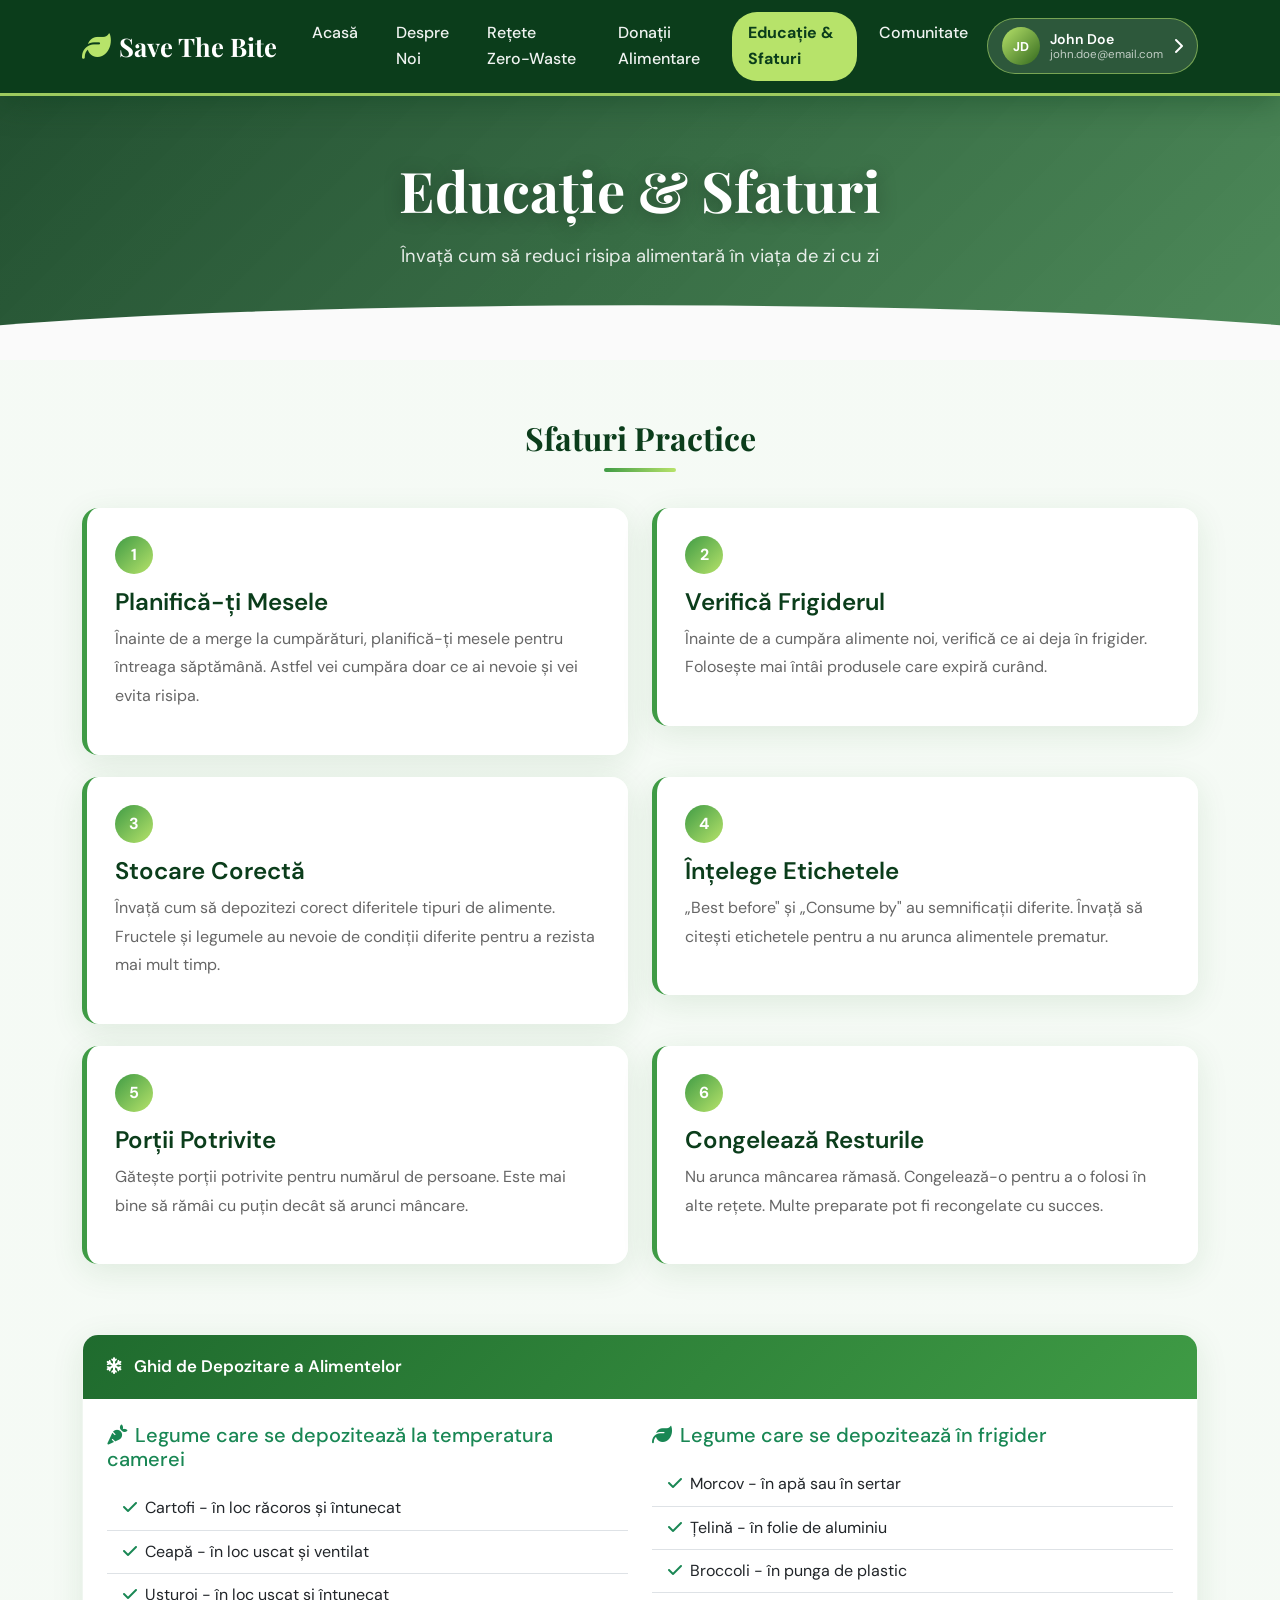
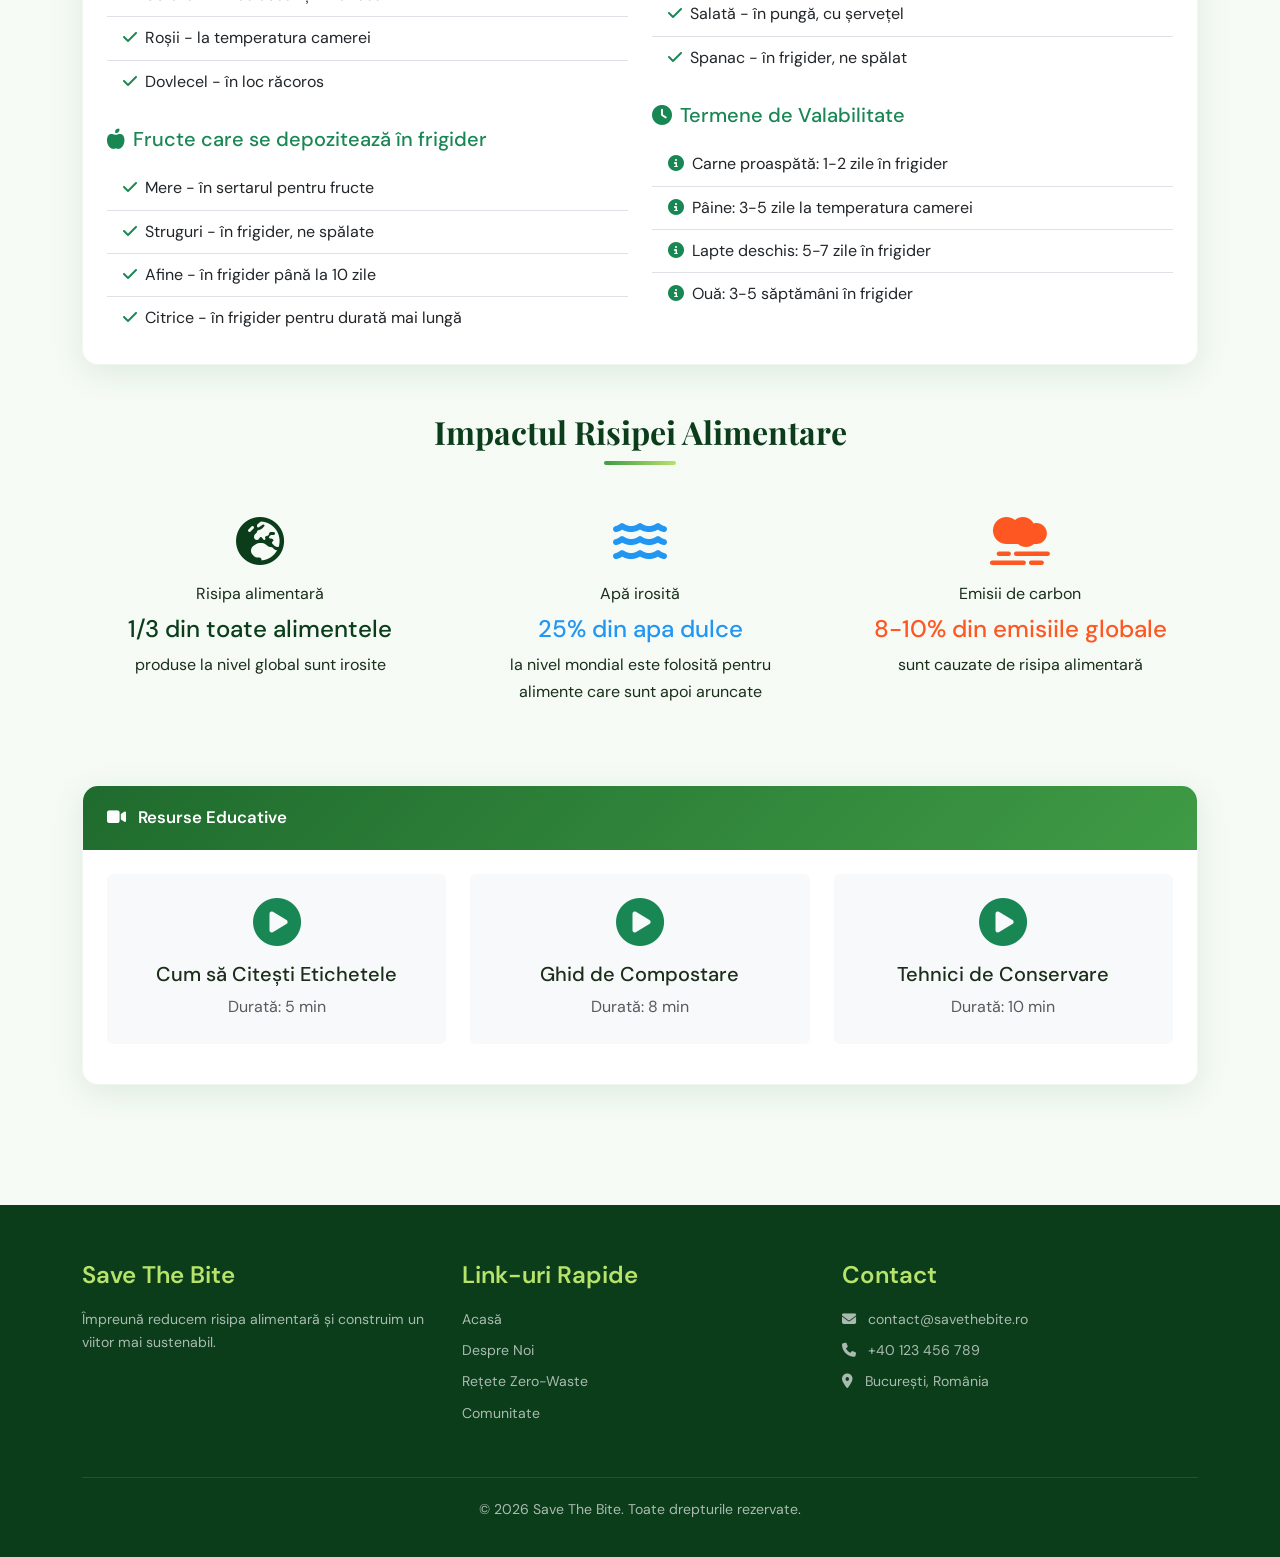
<file: tips.html>
<!DOCTYPE html>
<html lang="ro">
  <head>
    <meta charset="UTF-8">
    <meta name="viewport" content="width=device-width, initial-scale=1.0">
    <title>Save The Bite - Educație & Sfaturi</title>
    <!-- Bootstrap CSS -->
    <link href="https://cdn.jsdelivr.net/npm/bootstrap@5.3.0/dist/css/bootstrap.min.css" rel="stylesheet">
    <!-- Font Awesome -->
    <link rel="stylesheet" href="https://cdnjs.cloudflare.com/ajax/libs/font-awesome/6.4.0/css/all.min.css">
    <!-- Custom CSS -->
    <link rel="stylesheet" href="style.css">
  </head>
  <body>
    <!-- Navbar -->
    <nav class="navbar navbar-expand-lg navbar-dark">
      <div class="container">
        <a class="navbar-brand" href="index.html">
          <i class="fas fa-leaf"></i> Save The Bite </a>
        <button class="navbar-toggler" type="button" data-bs-toggle="collapse" data-bs-target="#navbarNav">
          <span class="navbar-toggler-icon"></span>
        </button>
        <div class="collapse navbar-collapse" id="navbarNav">
          <ul class="navbar-nav me-auto">
            <li class="nav-item">
              <a class="nav-link" href="index.html">Acasă</a>
            </li>
            <li class="nav-item">
              <a class="nav-link" href="about.html">Despre Noi</a>
            </li>
            <li class="nav-item">
              <a class="nav-link" href="recipes.html">Rețete Zero-Waste</a>
            </li>
            <li class="nav-item">
              <a class="nav-link" href="donate.html">Donații Alimentare</a>
            </li>
            <li class="nav-item">
              <a class="nav-link active" href="tips.html">Educație & Sfaturi</a>
            </li>
            <li class="nav-item">
              <a class="nav-link" href="community.html">Comunitate</a>
            </li>
          </ul>
          <a href="profile.html" class="user-profile-section">
            <div class="user-avatar">JD</div>
            <div class="user-info">
              <span class="user-name">John Doe</span>
              <span class="user-email">john.doe@email.com</span>
            </div>
            <i class="fas fa-chevron-right"></i>
          </a>
        </div>
      </div>
    </nav>
    <!-- Page Header -->
    <section class="hero-section" style="padding: 60px 0;">
      <div class="hero-content">
        <div class="container">
          <h1>Educație & Sfaturi</h1>
          <p>Învață cum să reduci risipa alimentară în viața de zi cu zi</p>
        </div>
      </div>
    </section>
    <!-- Main Content -->
    <section class="main-content">
      <div class="container">
        <!-- Quick Tips -->
        <h2 class="section-title text-center">Sfaturi Practice</h2>
        <div class="row">
          <div class="col-md-6">
            <div class="tip-card">
              <div class="tip-number">1</div>
              <h4>Planifică-ți Mesele</h4>
              <p>Înainte de a merge la cumpărături, planifică-ți mesele pentru întreaga săptămână. Astfel vei cumpăra doar ce ai nevoie și vei evita risipa.</p>
            </div>
          </div>
          <div class="col-md-6">
            <div class="tip-card">
              <div class="tip-number">2</div>
              <h4>Verifică Frigiderul</h4>
              <p>Înainte de a cumpăra alimente noi, verifică ce ai deja în frigider. Folosește mai întâi produsele care expiră curând.</p>
            </div>
          </div>
          <div class="col-md-6">
            <div class="tip-card">
              <div class="tip-number">3</div>
              <h4>Stocare Corectă</h4>
              <p>Învață cum să depozitezi corect diferitele tipuri de alimente. Fructele și legumele au nevoie de condiții diferite pentru a rezista mai mult timp.</p>
            </div>
          </div>
          <div class="col-md-6">
            <div class="tip-card">
              <div class="tip-number">4</div>
              <h4>Înțelege Etichetele</h4>
              <p>„Best before" și „Consume by" au semnificații diferite. Învață să citești etichetele pentru a nu arunca alimentele prematur.</p>
            </div>
          </div>
          <div class="col-md-6">
            <div class="tip-card">
              <div class="tip-number">5</div>
              <h4>Porții Potrivite</h4>
              <p>Gătește porții potrivite pentru numărul de persoane. Este mai bine să rămâi cu puțin decât să arunci mâncare.</p>
            </div>
          </div>
          <div class="col-md-6">
            <div class="tip-card">
              <div class="tip-number">6</div>
              <h4>Congelează Resturile</h4>
              <p>Nu arunca mâncarea rămasă. Congelează-o pentru a o folosi în alte rețete. Multe preparate pot fi recongelate cu succes.</p>
            </div>
          </div>
        </div>
        <!-- Storage Guide -->
        <div class="card-custom mt-5">
          <div class="card-header">
            <i class="fas fa-snowflake me-2"></i> Ghid de Depozitare a Alimentelor
          </div>
          <div class="card-body">
            <div class="row">
              <div class="col-md-6">
                <h5 class="text-success mb-3">
                  <i class="fas fa-carrot me-2"></i>Legume care se depozitează la temperatura camerei
                </h5>
                <ul class="list-group list-group-flush mb-4">
                  <li class="list-group-item bg-transparent">
                    <i class="fas fa-check text-success me-2"></i>Cartofi - în loc răcoros și întunecat
                  </li>
                  <li class="list-group-item bg-transparent">
                    <i class="fas fa-check text-success me-2"></i>Ceapă - în loc uscat și ventilat
                  </li>
                  <li class="list-group-item bg-transparent">
                    <i class="fas fa-check text-success me-2"></i>Usturoi - în loc uscat și întunecat
                  </li>
                  <li class="list-group-item bg-transparent">
                    <i class="fas fa-check text-success me-2"></i>Roșii - la temperatura camerei
                  </li>
                  <li class="list-group-item bg-transparent">
                    <i class="fas fa-check text-success me-2"></i>Dovlecel - în loc răcoros
                  </li>
                </ul>
                <h5 class="text-success mb-3">
                  <i class="fas fa-apple-alt me-2"></i>Fructe care se depozitează în frigider
                </h5>
                <ul class="list-group list-group-flush">
                  <li class="list-group-item bg-transparent">
                    <i class="fas fa-check text-success me-2"></i>Mere - în sertarul pentru fructe
                  </li>
                  <li class="list-group-item bg-transparent">
                    <i class="fas fa-check text-success me-2"></i>Struguri - în frigider, ne spălate
                  </li>
                  <li class="list-group-item bg-transparent">
                    <i class="fas fa-check text-success me-2"></i>Afine - în frigider până la 10 zile
                  </li>
                  <li class="list-group-item bg-transparent">
                    <i class="fas fa-check text-success me-2"></i>Citrice - în frigider pentru durată mai lungă
                  </li>
                </ul>
              </div>
              <div class="col-md-6">
                <h5 class="text-success mb-3">
                  <i class="fas fa-leaf me-2"></i>Legume care se depozitează în frigider
                </h5>
                <ul class="list-group list-group-flush mb-4">
                  <li class="list-group-item bg-transparent">
                    <i class="fas fa-check text-success me-2"></i>Morcov - în apă sau în sertar
                  </li>
                  <li class="list-group-item bg-transparent">
                    <i class="fas fa-check text-success me-2"></i>Țelină - în folie de aluminiu
                  </li>
                  <li class="list-group-item bg-transparent">
                    <i class="fas fa-check text-success me-2"></i>Broccoli - în punga de plastic
                  </li>
                  <li class="list-group-item bg-transparent">
                    <i class="fas fa-check text-success me-2"></i>Salată - în pungă, cu șervețel
                  </li>
                  <li class="list-group-item bg-transparent">
                    <i class="fas fa-check text-success me-2"></i>Spanac - în frigider, ne spălat
                  </li>
                </ul>
                <h5 class="text-success mb-3">
                  <i class="fas fa-clock me-2"></i>Termene de Valabilitate
                </h5>
                <ul class="list-group list-group-flush">
                  <li class="list-group-item bg-transparent">
                    <i class="fas fa-info-circle text-success me-2"></i>Carne proaspătă: 1-2 zile în frigider
                  </li>
                  <li class="list-group-item bg-transparent">
                    <i class="fas fa-info-circle text-success me-2"></i>Pâine: 3-5 zile la temperatura camerei
                  </li>
                  <li class="list-group-item bg-transparent">
                    <i class="fas fa-info-circle text-success me-2"></i>Lapte deschis: 5-7 zile în frigider
                  </li>
                  <li class="list-group-item bg-transparent">
                    <i class="fas fa-info-circle text-success me-2"></i>Ouă: 3-5 săptămâni în frigider
                  </li>
                </ul>
              </div>
            </div>
          </div>
        </div>
        <!-- Infographics Section -->
        <h2 class="section-title text-center mt-5">Impactul Risipei Alimentare</h2>
        <div class="row">
          <div class="col-md-4">
            <div class="stat-item">
              <i class="fas fa-globe-europe fa-3x mb-3" style="color: var(--dark-green);"></i>
              <p class="mb-2">Risipa alimentară</p>
              <h4 style="color: var(--dark-green);">1/3 din toate alimentele</h4>
              <p>produse la nivel global sunt irosite</p>
            </div>
          </div>
          <div class="col-md-4">
            <div class="stat-item">
              <i class="fas fa-water fa-3x mb-3" style="color: #2196F3;"></i>
              <p class="mb-2">Apă irosită</p>
              <h4 style="color: #2196F3;">25% din apa dulce</h4>
              <p>la nivel mondial este folosită pentru alimente care sunt apoi aruncate</p>
            </div>
          </div>
          <div class="col-md-4">
            <div class="stat-item">
              <i class="fas fa-smog fa-3x mb-3" style="color: #FF5722;"></i>
              <p class="mb-2">Emisii de carbon</p>
              <h4 style="color: #FF5722;">8-10% din emisiile globale</h4>
              <p>sunt cauzate de risipa alimentară</p>
            </div>
          </div>
        </div>
        <!-- Educational Videos -->
        <div class="card-custom mt-5">
          <div class="card-header">
            <i class="fas fa-video me-2"></i> Resurse Educative
          </div>
          <div class="card-body">
            <div class="row">
              <div class="col-md-4 mb-3">
                <div class="bg-light rounded p-4 text-center">
                  <i class="fas fa-play-circle fa-3x text-success mb-3"></i>
                  <h5>Cum să Citești Etichetele</h5>
                  <p class="mb-0 text-muted">Durată: 5 min</p>
                </div>
              </div>
              <div class="col-md-4 mb-3">
                <div class="bg-light rounded p-4 text-center">
                  <i class="fas fa-play-circle fa-3x text-success mb-3"></i>
                  <h5>Ghid de Compostare</h5>
                  <p class="mb-0 text-muted">Durată: 8 min</p>
                </div>
              </div>
              <div class="col-md-4 mb-3">
                <div class="bg-light rounded p-4 text-center">
                  <i class="fas fa-play-circle fa-3x text-success mb-3"></i>
                  <h5>Tehnici de Conservare</h5>
                  <p class="mb-0 text-muted">Durată: 10 min</p>
                </div>
              </div>
            </div>
          </div>
        </div>
      </div>
    </section>
    <!-- Footer -->
    <footer class="footer-section">
      <div class="container">
        <div class="row">
          <div class="col-md-4">
            <h4>Save The Bite</h4>
            <p>Împreună reducem risipa alimentară și construim un viitor mai sustenabil.</p>
          </div>
          <div class="col-md-4">
            <h4>Link-uri Rapide</h4>
            <ul>
              <li>
                <a href="index.html">Acasă</a>
              </li>
              <li>
                <a href="about.html">Despre Noi</a>
              </li>
              <li>
                <a href="recipes.html">Rețete Zero-Waste</a>
              </li>
              <li>
                <a href="community.html">Comunitate</a>
              </li>
            </ul>
          </div>
          <div class="col-md-4">
            <h4>Contact</h4>
            <ul>
              <li>
                <i class="fas fa-envelope me-2"></i> contact@savethebite.ro
              </li>
              <li>
                <i class="fas fa-phone me-2"></i> +40 123 456 789
              </li>
              <li>
                <i class="fas fa-map-marker-alt me-2"></i> București, România
              </li>
            </ul>
          </div>
        </div>
        <div class="footer-bottom">
          <p>&copy; 2026 Save The Bite. Toate drepturile rezervate.</p>
        </div>
      </div>
    </footer>
    <!-- Bootstrap JS -->
    <script src="https://cdn.jsdelivr.net/npm/bootstrap@5.3.0/dist/js/bootstrap.bundle.min.js"></script>
    <script src="app.js"></script>
  </body>
</html>
</file>
<file: style.css>
/* Save The Bite — Global Styles v2 */
@import url('https://fonts.googleapis.com/css2?family=Playfair+Display:wght@400;600;700&family=DM+Sans:ital,wght@0,300;0,400;0,500;0,600;1,400&display=swap');

:root {
  --primary-green: #2E7D32;
  --light-green: #4CAF50;
  --dark-green: #1B5E20;
  --accent-lime: #8BC34A;
  --cream: #F1F8E9;
  --warm-white: #FAFAFA;
  --text-dark: #1A2E1A;
  --text-light: #666;
  --success: #43A047;
  --warning: #FFA000;
  --radius: 16px;
  --radius-sm: 10px;
  --shadow: 0 8px 32px rgba(27,94,32,.10);
  --shadow-md: 0 12px 48px rgba(27,94,32,.16);
}

* { margin:0; padding:0; box-sizing:border-box; }

body {
  font-family: 'DM Sans', 'Segoe UI', sans-serif;
  background: var(--warm-white);
  color: var(--text-dark);
  line-height: 1.65;
}

/* ── NAVBAR ──────────────────────────────────── */
.navbar {
  background: linear-gradient(135deg, var(--dark-green) 0%, var(--primary-green) 100%) !important;
  padding: 12px 0;
  box-shadow: 0 4px 20px rgba(0,0,0,.15);
  position: sticky; top:0; z-index:1000;
}
.navbar-brand {
  font-family:'Playfair Display',serif; font-size:1.6rem; font-weight:700;
  color:#fff!important; display:flex; align-items:center; gap:8px;
}
.navbar-brand i { color:var(--accent-lime); font-size:1.8rem; }
.navbar-nav .nav-link {
  color:rgba(255,255,255,.9)!important; font-weight:500;
  padding:8px 16px!important; border-radius:25px;
  transition:all .25s; margin:0 3px;
}
.navbar-nav .nav-link:hover { background:rgba(255,255,255,.18); color:#fff!important; }
.navbar-nav .nav-link.active { background:var(--accent-lime); color:var(--dark-green)!important; }
.user-profile-section {
  background:rgba(255,255,255,.12); border:1.5px solid rgba(255,255,255,.2);
  padding:8px 14px; border-radius:50px; display:flex; align-items:center;
  gap:10px; color:#fff; text-decoration:none; transition:all .25s; cursor:pointer;
}
.user-profile-section:hover { background:rgba(255,255,255,.22); color:#fff; }
.user-avatar {
  width:38px; height:38px; border-radius:50%;
  background:linear-gradient(135deg,var(--accent-lime),#33691E);
  display:flex; align-items:center; justify-content:center;
  font-weight:700; font-size:.8rem; color:#fff; flex-shrink:0;
}
.user-info { display:flex; flex-direction:column; line-height:1.2; }
.user-name { font-weight:600; font-size:.88rem; color:#fff; }
.user-email { font-size:.72rem; color:rgba(255,255,255,.7); }

/* ── HERO / PAGE HEADER ──────────────────────── */
.hero-section {
  background:
    linear-gradient(135deg, rgba(27,94,32,.88) 0%, rgba(46,125,50,.82) 100%),
    url('https://images.unsplash.com/photo-1542838132-92c53300491e?w=1920&auto=format&fit=crop') center/cover no-repeat;
  padding:100px 0;
  color:#fff;
  position:relative;
}
.hero-section::after {
  content:'';
  position:absolute; bottom:-1px; left:0; right:0; height:55px;
  background:var(--warm-white);
  clip-path:ellipse(65% 100% at 50% 100%);
}
.hero-content { position:relative; z-index:1; text-align:center; }
.hero-section h1 {
  font-family:'Playfair Display',serif; font-size:clamp(2rem,5vw,3.5rem);
  font-weight:700; margin-bottom:18px; color:#fff;
  text-shadow:0 2px 20px rgba(0,0,0,.3);
}
.hero-section p { font-size:1.15rem; color:rgba(255,255,255,.88); max-width:600px; margin:0 auto 28px; }

/* ── BUTTONS ─────────────────────────────────── */
.btn-primary-custom {
  display:inline-flex; align-items:center; gap:8px;
  background:linear-gradient(135deg,var(--light-green),var(--primary-green));
  color:#fff; padding:13px 36px; border:none; border-radius:30px;
  font-weight:600; font-size:.95rem; cursor:pointer; text-decoration:none;
  transition:all .3s; box-shadow:0 4px 18px rgba(76,175,80,.32);
  font-family:'DM Sans',sans-serif;
}
.btn-primary-custom:hover { transform:translateY(-2px); box-shadow:0 8px 28px rgba(76,175,80,.42); color:#fff; }
.btn-secondary-custom {
  display:inline-flex; align-items:center; gap:8px;
  background:rgba(255,255,255,.15); color:#fff;
  padding:13px 36px; border:2px solid rgba(255,255,255,.4); border-radius:30px;
  font-weight:600; font-size:.95rem; cursor:pointer; text-decoration:none;
  transition:all .3s; backdrop-filter:blur(8px); font-family:'DM Sans',sans-serif;
}
.btn-secondary-custom:hover { background:rgba(255,255,255,.26); color:#fff; transform:translateY(-2px); }

/* ── STATS BAR ───────────────────────────────── */
.stats-section {
  background:linear-gradient(135deg,var(--dark-green),var(--primary-green));
  padding:50px 0; color:#fff;
}
.stat-item { text-align:center; padding:16px; }
.stat-item .stat-number { font-family:'Playfair Display',serif; font-size:2.8rem; font-weight:700; display:block; margin-bottom:8px; }
.stat-item .stat-label { font-size:1rem; opacity:.88; }

/* ── MAIN CONTENT ────────────────────────────── */
.main-content { padding:60px 0; min-height:calc(100vh - 400px); }
.bg-cream { background:var(--cream)!important; }

/* ── CARDS ───────────────────────────────────── */
.card-custom {
  background:#fff; border-radius:var(--radius); box-shadow:var(--shadow);
  border:1px solid rgba(46,125,50,.07); overflow:hidden; transition:all .3s;
}
.card-custom:hover { box-shadow:var(--shadow-md); }
.card-custom .card-header {
  background:linear-gradient(135deg,var(--primary-green),var(--light-green));
  color:#fff; padding:18px 24px; font-weight:600; font-size:1.05rem; border:none;
}
.card-custom .card-body { padding:24px; }

/* ── FEATURE BOX ─────────────────────────────── */
.feature-box {
  text-align:center; padding:36px 28px; background:#fff;
  border-radius:var(--radius); box-shadow:var(--shadow);
  border:1px solid rgba(46,125,50,.07); transition:all .3s; margin-bottom:28px;
}
.feature-box:hover { transform:translateY(-8px); box-shadow:var(--shadow-md); }
.feature-box .icon-box {
  width:76px; height:76px;
  background:linear-gradient(135deg,var(--light-green),var(--accent-lime));
  border-radius:50%; display:flex; align-items:center; justify-content:center;
  margin:0 auto 22px; font-size:2rem; color:#fff;
}
.feature-box h3 { color:var(--dark-green); font-weight:600; margin-bottom:12px; }
.feature-box p { color:var(--text-light); line-height:1.8; }

/* ── SECTION TITLE ───────────────────────────── */
.section-title {
  color:var(--dark-green); font-family:'Playfair Display',serif;
  font-weight:700; font-size:2rem; margin-bottom:36px;
  position:relative; padding-bottom:14px;
}
.section-title::after {
  content:''; position:absolute; bottom:0; left:50%; transform:translateX(-50%);
  width:72px; height:4px;
  background:linear-gradient(90deg,var(--light-green),var(--accent-lime));
  border-radius:2px;
}
.section-title.text-start::after { left:0; transform:none; }

/* ── RECIPE CARDS ────────────────────────────── */
.recipe-card {
  background:#fff; border-radius:var(--radius); overflow:hidden;
  box-shadow:var(--shadow); border:1px solid rgba(46,125,50,.07);
  transition:all .3s; height:100%;
}
.recipe-card:hover { transform:translateY(-6px); box-shadow:var(--shadow-md); }
.recipe-card .recipe-image {
  height:180px;
  background:linear-gradient(135deg,var(--light-green),var(--accent-lime));
  display:flex; align-items:center; justify-content:center;
  font-size:3.5rem; color:rgba(255,255,255,.9); position:relative;
}
.recipe-card .recipe-content { padding:20px; }
.recipe-card h4 { color:var(--dark-green); font-weight:600; margin-bottom:8px; }
.recipe-card .recipe-meta { display:flex; gap:16px; color:var(--text-light); font-size:.85rem; margin-bottom:12px; }
.recipe-card .recipe-meta i { color:var(--light-green); margin-right:4px; }

/* ── DONATION CARDS ──────────────────────────── */
.donation-card {
  background:#fff; border-radius:var(--radius); overflow:hidden;
  box-shadow:var(--shadow); margin-bottom:28px; transition:all .3s;
}
.donation-card:hover { transform:translateY(-8px); box-shadow:var(--shadow-md); }
.donation-card .donation-image {
  height:160px;
  background:linear-gradient(135deg,var(--warning),#FF8F00);
  display:flex; align-items:center; justify-content:center; font-size:3rem; color:#fff;
}
.donation-card .donation-content { padding:22px; }
.donation-card .donation-category {
  background:var(--cream); color:var(--primary-green);
  padding:4px 14px; border-radius:20px; font-size:.8rem; font-weight:600;
  display:inline-block; margin-bottom:10px;
}
.donation-card .donation-details { display:flex; gap:18px; color:var(--text-light); font-size:.85rem; margin-bottom:16px; }

/* ── FORUM POSTS ─────────────────────────────── */
.forum-post {
  background:#fff; border-radius:var(--radius);
  padding:22px; margin-bottom:18px;
  box-shadow:var(--shadow); border:1px solid rgba(46,125,50,.07); transition:all .3s;
}
.forum-post:hover { box-shadow:var(--shadow-md); }
.forum-post .post-header { display:flex; align-items:center; gap:14px; margin-bottom:14px; }
.forum-post .post-avatar {
  width:44px; height:44px; border-radius:50%;
  background:linear-gradient(135deg,var(--light-green),var(--accent-lime));
  display:flex; align-items:center; justify-content:center;
  color:#fff; font-weight:700; font-size:1rem; flex-shrink:0;
}
.forum-post .post-info h4 { color:var(--dark-green); font-weight:600; margin-bottom:2px; font-size:.95rem; }
.forum-post .post-info span { color:var(--text-light); font-size:.82rem; }
.forum-post .post-content { color:var(--text-dark); line-height:1.8; }
.forum-post .post-content h5 { color:var(--dark-green); font-weight:600; margin-bottom:8px; }

/* ── TIPS ────────────────────────────────────── */
.tip-card {
  background:#fff; border-radius:var(--radius); padding:28px;
  margin-bottom:22px; border-left:5px solid var(--light-green);
  box-shadow:var(--shadow); transition:all .3s;
}
.tip-card:hover { transform:translateX(8px); box-shadow:var(--shadow-md); }
.tip-card .tip-number {
  background:linear-gradient(135deg,var(--light-green),var(--accent-lime));
  color:#fff; width:38px; height:38px; border-radius:50%;
  display:flex; align-items:center; justify-content:center;
  font-weight:700; margin-bottom:14px;
}
.tip-card h4 { color:var(--dark-green); font-weight:600; margin-bottom:8px; }
.tip-card p { color:var(--text-light); line-height:1.8; }

/* ── FORMS ───────────────────────────────────── */
.form-custom {
  background:#fff; padding:40px; border-radius:var(--radius); box-shadow:var(--shadow-md);
}
.form-group { margin-bottom:22px; }
.form-group label { color:var(--dark-green); font-weight:600; margin-bottom:8px; display:block; font-size:.9rem; }
.form-control-custom {
  width:100%; padding:12px 18px;
  border:1.5px solid rgba(46,125,50,.2); border-radius:var(--radius-sm);
  font-size:.92rem; background:var(--warm-white); color:var(--text-dark);
  transition:all .25s; outline:none; font-family:'DM Sans',sans-serif;
}
.form-control-custom:focus {
  border-color:var(--light-green);
  box-shadow:0 0 0 3px rgba(76,175,80,.12); background:#fff;
}

/* ── PROFILE ─────────────────────────────────── */
.profile-header {
  background:
    linear-gradient(135deg,rgba(27,94,32,.9),rgba(46,125,50,.85)),
    url('https://images.unsplash.com/photo-1542838132-92c53300491e?w=1920&auto=format&fit=crop') center/cover;
  padding:60px 0 80px; color:#fff; position:relative;
}
.profile-header::after {
  content:''; position:absolute; bottom:-1px; left:0; right:0; height:50px;
  background:var(--warm-white); clip-path:ellipse(70% 100% at 50% 100%);
}
.profile-avatar-large {
  width:130px; height:130px; border-radius:50%; background:#fff;
  display:flex; align-items:center; justify-content:center;
  font-size:3rem; color:var(--primary-green); font-weight:700;
  margin:0 auto 22px; border:5px solid rgba(255,255,255,.3);
  box-shadow:0 10px 40px rgba(0,0,0,.2);
}
.profile-header h1 { color:#fff!important; }
.profile-stats { display:flex; justify-content:center; gap:44px; margin-top:28px; flex-wrap:wrap; }
.profile-stat .number { font-size:1.9rem; font-weight:700; display:block; color:#fff; }
.profile-stat .label { opacity:.8; font-size:.85rem; color:rgba(255,255,255,.8); }

/* ── MAP ─────────────────────────────────────── */
#donation-map { height:460px; border-radius:var(--radius); overflow:hidden; box-shadow:var(--shadow-md); }
.leaflet-popup-content-wrapper { border-radius:var(--radius-sm)!important; box-shadow:var(--shadow-md)!important; }

/* ── MODALS ──────────────────────────────────── */
.modal-content { border-radius:var(--radius)!important; border:none!important; box-shadow:var(--shadow-md)!important; overflow:hidden; }
.modal-header.bg-success { background:linear-gradient(135deg,var(--primary-green),var(--light-green))!important; border:none!important; }

/* ── 3-DOT DROPDOWN ──────────────────────────── */
.three-dot-menu { position:relative; z-index:10; }
.dropdown-menu-custom {
  position:absolute; right:0; top:100%; margin-top:4px;
  background:#fff; border-radius:var(--radius-sm);
  box-shadow:0 8px 32px rgba(0,0,0,.15); min-width:160px;
  display:none; z-index:1000; overflow:hidden;
  border:1px solid rgba(46,125,50,.1);
}
.dropdown-menu-custom.show { display:block; }
.dropdown-menu-custom button {
  display:flex; align-items:center; width:100%; padding:10px 16px;
  background:none; border:none; cursor:pointer; font-size:.88rem;
  color:var(--text-dark); transition:background .2s; font-family:'DM Sans',sans-serif;
}
.dropdown-menu-custom button:hover { background:var(--cream); }
.dropdown-menu-custom button.text-danger { color:#c62828!important; }
.dropdown-menu-custom button.text-danger:hover { background:#fce4e4; }

/* ── COMMENT BOX ─────────────────────────────── */
.comment-box { background:var(--cream); border-radius:var(--radius-sm); padding:14px; }
.comment-item {
  background:#fff; border-radius:8px; padding:10px 14px;
  margin-bottom:8px; border-left:3px solid var(--light-green);
}
.comment-author { font-weight:600; font-size:.83rem; color:var(--dark-green); }
.comment-text { font-size:.87rem; color:var(--text-dark); margin-top:3px; }
.comment-time { font-size:.73rem; color:var(--text-light); }

/* ── PAGINATION ──────────────────────────────── */
.pagination .page-link { color:var(--dark-green)!important; border-color:rgba(46,125,50,.2)!important; border-radius:8px!important; margin:0 2px; }
.pagination .page-item.active .page-link { background:linear-gradient(135deg,var(--primary-green),var(--dark-green))!important; color:#fff!important; border-color:var(--dark-green)!important; }

/* ── TOAST ───────────────────────────────────── */
.toast-notification {
  position:fixed; bottom:24px; right:24px;
  background:linear-gradient(135deg,#43a047,#2e7d32);
  color:#fff; padding:12px 22px; border-radius:var(--radius-sm);
  box-shadow:0 8px 32px rgba(0,0,0,.18); z-index:9999;
  font-weight:500; display:flex; align-items:center; gap:8px;
  animation:toastIn .3s ease, toastOut .3s ease 2.8s forwards;
}
@keyframes toastIn { from{transform:translateX(80px);opacity:0} to{transform:translateX(0);opacity:1} }
@keyframes toastOut { from{opacity:1} to{opacity:0;pointer-events:none} }

/* ── CATEGORY PILLS ──────────────────────────── */
.cat-pill {
  padding:6px 18px; border-radius:24px; border:none; cursor:pointer;
  font-family:'DM Sans',sans-serif; font-size:.85rem; font-weight:500;
  transition:all .22s; background:rgba(46,125,50,.08); color:var(--primary-green);
}
.cat-pill:hover, .cat-pill.active {
  background:linear-gradient(135deg,var(--light-green),var(--primary-green));
  color:#fff; box-shadow:0 2px 8px rgba(46,125,50,.25);
}

/* ── SWITCH ──────────────────────────────────── */
.form-switch .form-check-input { width:44px!important; height:22px!important; cursor:pointer; }
.form-switch .form-check-input:checked { background-color:var(--light-green)!important; border-color:var(--light-green)!important; }

/* ── TABLE ───────────────────────────────────── */
.table th { color:var(--dark-green); font-weight:600; border-bottom:2px solid var(--cream); }
.table td { vertical-align:middle; font-size:.9rem; }
.table tbody tr:hover td { background:var(--cream); }

/* ── LOGIN PAGE ──────────────────────────────── */
.login-page {
  min-height:100vh;
  background:
    linear-gradient(135deg,rgba(27,94,32,.9),rgba(46,125,50,.82)),
    url('https://images.unsplash.com/photo-1542838132-92c53300491e?w=1920&auto=format&fit=crop') center/cover;
  display:flex; align-items:center; justify-content:center; padding:40px 20px;
}
.login-card {
  background:#fff; border-radius:24px; padding:40px;
  box-shadow:0 24px 80px rgba(0,0,0,.25); width:100%; max-width:460px;
}
.login-card h2 { font-family:'Playfair Display',serif; color:var(--dark-green); }
.login-tabs .nav-link { color:var(--text-light); font-weight:500; }
.login-tabs .nav-link.active { color:var(--dark-green)!important; border-bottom:2px solid var(--primary-green)!important; }

/* ── FOOTER ──────────────────────────────────── */
.footer-section {
  background:var(--dark-green); color:rgba(255,255,255,.8);
  padding:56px 0 0; margin-top:60px;
}
.footer-section h4 { color:var(--accent-lime); font-weight:600; margin-bottom:18px; }
.footer-section p { font-size:.88rem; color:rgba(255,255,255,.65); }
.footer-section ul { list-style:none; padding:0; }
.footer-section ul li { margin-bottom:8px; font-size:.88rem; color:rgba(255,255,255,.65); }
.footer-section ul li a { color:rgba(255,255,255,.65); text-decoration:none; transition:all .2s; }
.footer-section ul li a:hover { color:var(--accent-lime); padding-left:8px; }
.footer-bottom { border-top:1px solid rgba(255,255,255,.1); padding:20px 0; margin-top:36px; text-align:center; color:rgba(255,255,255,.4); font-size:.8rem; }

/* ── SCROLLBAR ───────────────────────────────── */
::-webkit-scrollbar { width:5px; }
::-webkit-scrollbar-track { background:var(--cream); }
::-webkit-scrollbar-thumb { background:var(--light-green); border-radius:3px; }

/* ── RESPONSIVE ──────────────────────────────── */
@media(max-width:768px) {
  .hero-section { padding:60px 0 80px; }
  .hero-section h1 { font-size:2.2rem; }
  .profile-stats { gap:24px; }
  .user-info { display:none; }
  .form-custom { padding:24px; }
  .navbar-nav { background:rgba(27,94,32,.95); padding:16px; border-radius:12px; margin-top:12px; }
}
/* Codex polish: shared background, darker navigation, editable owner menus */
:root {
  --primary-green: #1F6B2E;
  --light-green: #3F9B45;
  --dark-green: #0B3D1B;
  --accent-lime: #B7E36A;
  --food-bg-image: url('https://images.unsplash.com/photo-1488459716781-31db52582fe9?q=80&w=2070&auto=format&fit=crop');
}

body {
  background:
    linear-gradient(rgba(244, 250, 244, 0.9), rgba(244, 250, 244, 0.9)),
    var(--food-bg-image) center center / cover fixed no-repeat;
}

.navbar {
  background: #0B3D1B !important;
  border-bottom: 3px solid rgba(183, 227, 106, 0.85);
  box-shadow: 0 8px 28px rgba(11, 61, 27, 0.35);
}

.navbar-nav .nav-link {
  color: rgba(255, 255, 255, 0.94) !important;
}

.navbar-nav .nav-link:hover,
.navbar-nav .nav-link:focus {
  background: rgba(183, 227, 106, 0.18);
  color: #fff !important;
}

.navbar-nav .nav-link.active {
  background: #B7E36A;
  color: #0B3D1B !important;
  font-weight: 700;
}

.user-profile-section {
  background: rgba(255, 255, 255, 0.14);
  border-color: rgba(183, 227, 106, 0.55);
}

.hero-section,
.profile-header {
  background:
    linear-gradient(135deg, rgba(11, 61, 27, 0.9) 0%, rgba(31, 107, 46, 0.78) 100%),
    var(--food-bg-image) center center / cover no-repeat;
}

.main-content {
  background: transparent;
}

.recipe-card,
.forum-post,
.card-custom,
.feature-box,
.donation-card,
.tip-card,
.form-custom {
  background: rgba(255, 255, 255, 0.95);
  backdrop-filter: blur(2px);
}

.recipe-card {
  position: relative;
}

.forum-post .post-header {
  position: relative;
}

.forum-post .post-header .dropdown {
  margin-left: auto;
}

.item-owner-actions {
  position: absolute;
  top: 10px;
  right: 10px;
  z-index: 20;
}

.owner-menu-button {
  width: 34px;
  height: 34px;
  border: 0;
  border-radius: 50%;
  display: inline-flex;
  align-items: center;
  justify-content: center;
  color: var(--dark-green);
  background: rgba(255, 255, 255, 0.92);
  box-shadow: 0 6px 20px rgba(11, 61, 27, 0.18);
}

.owner-menu-button:hover,
.owner-menu-button:focus {
  background: #fff;
  color: var(--primary-green);
}

.comment-box {
  margin-top: 14px;
}

.comment-form {
  display: flex;
  gap: 8px;
  margin-top: 10px;
}

.comment-form input {
  flex: 1;
}

@media(max-width:768px) {
  body {
    background-attachment: scroll;
  }

  .comment-form {
    flex-direction: column;
  }
}
/* End Codex polish */
</file>
